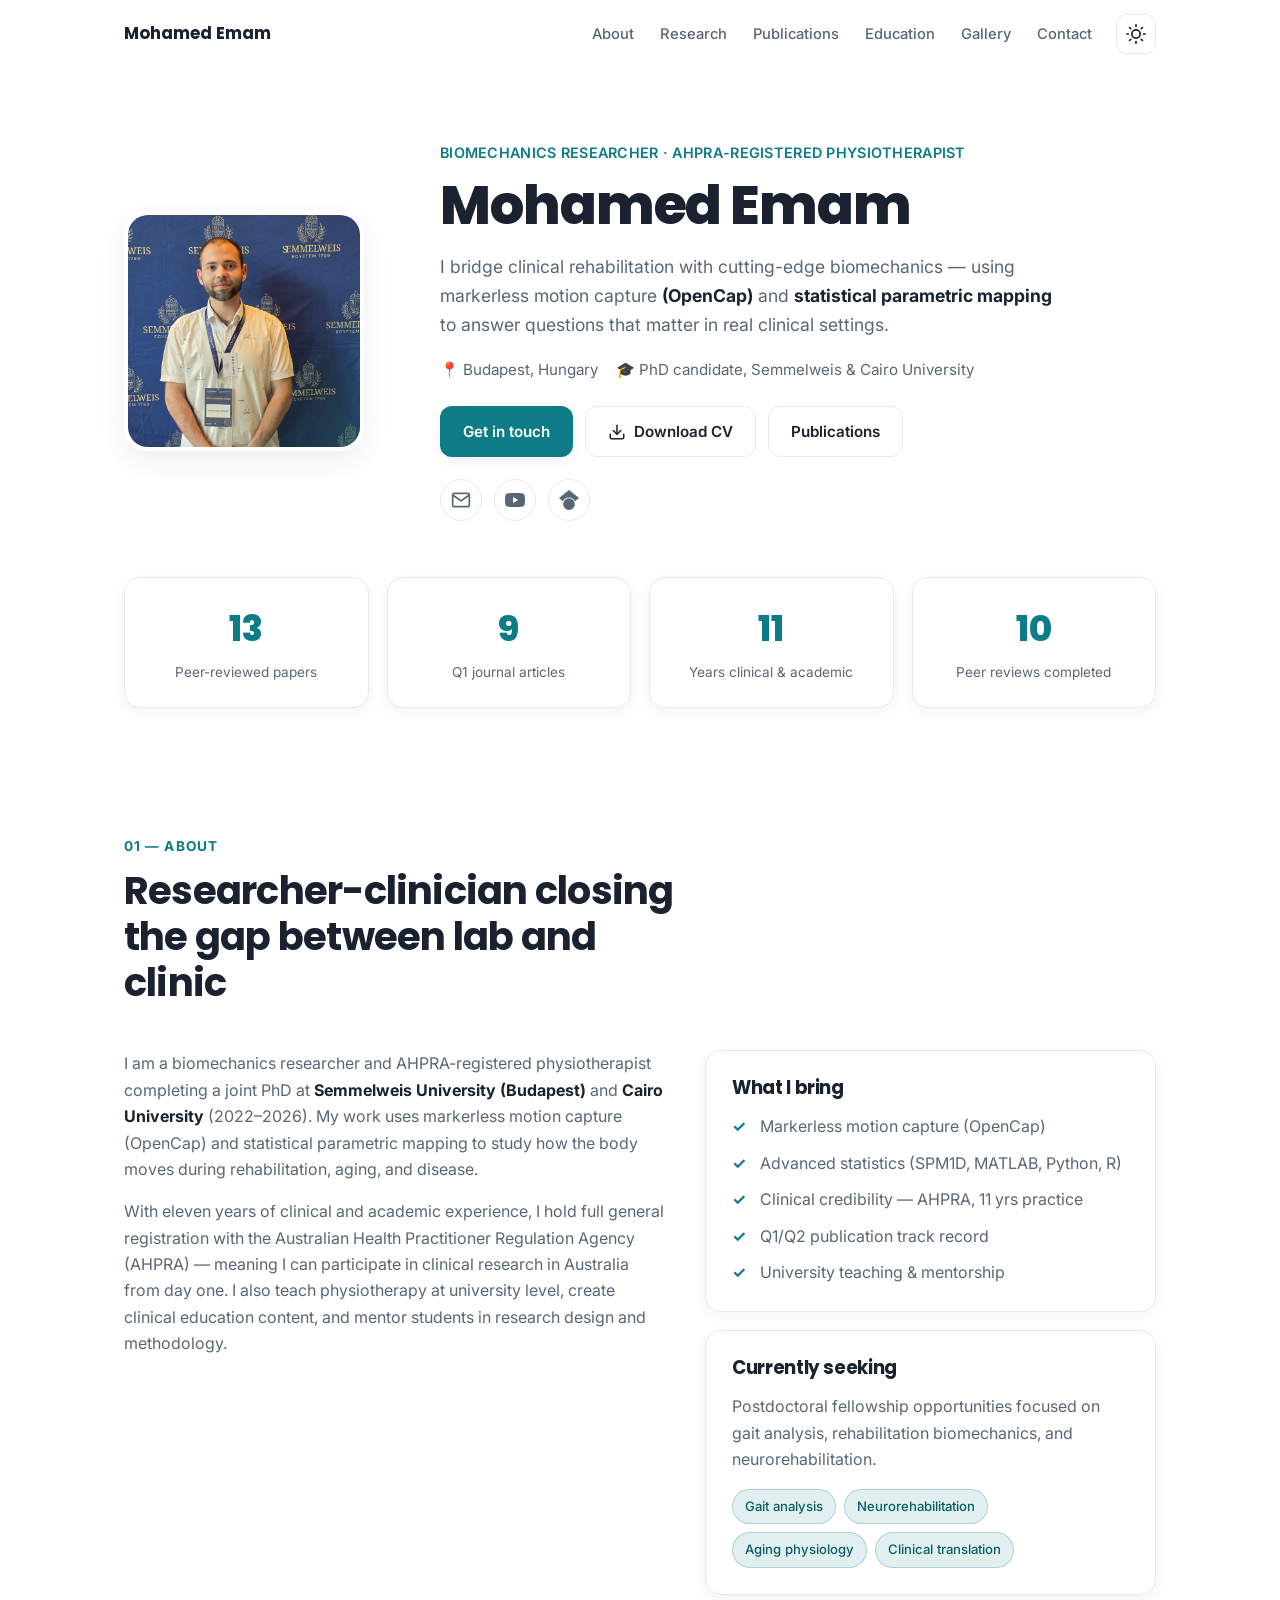
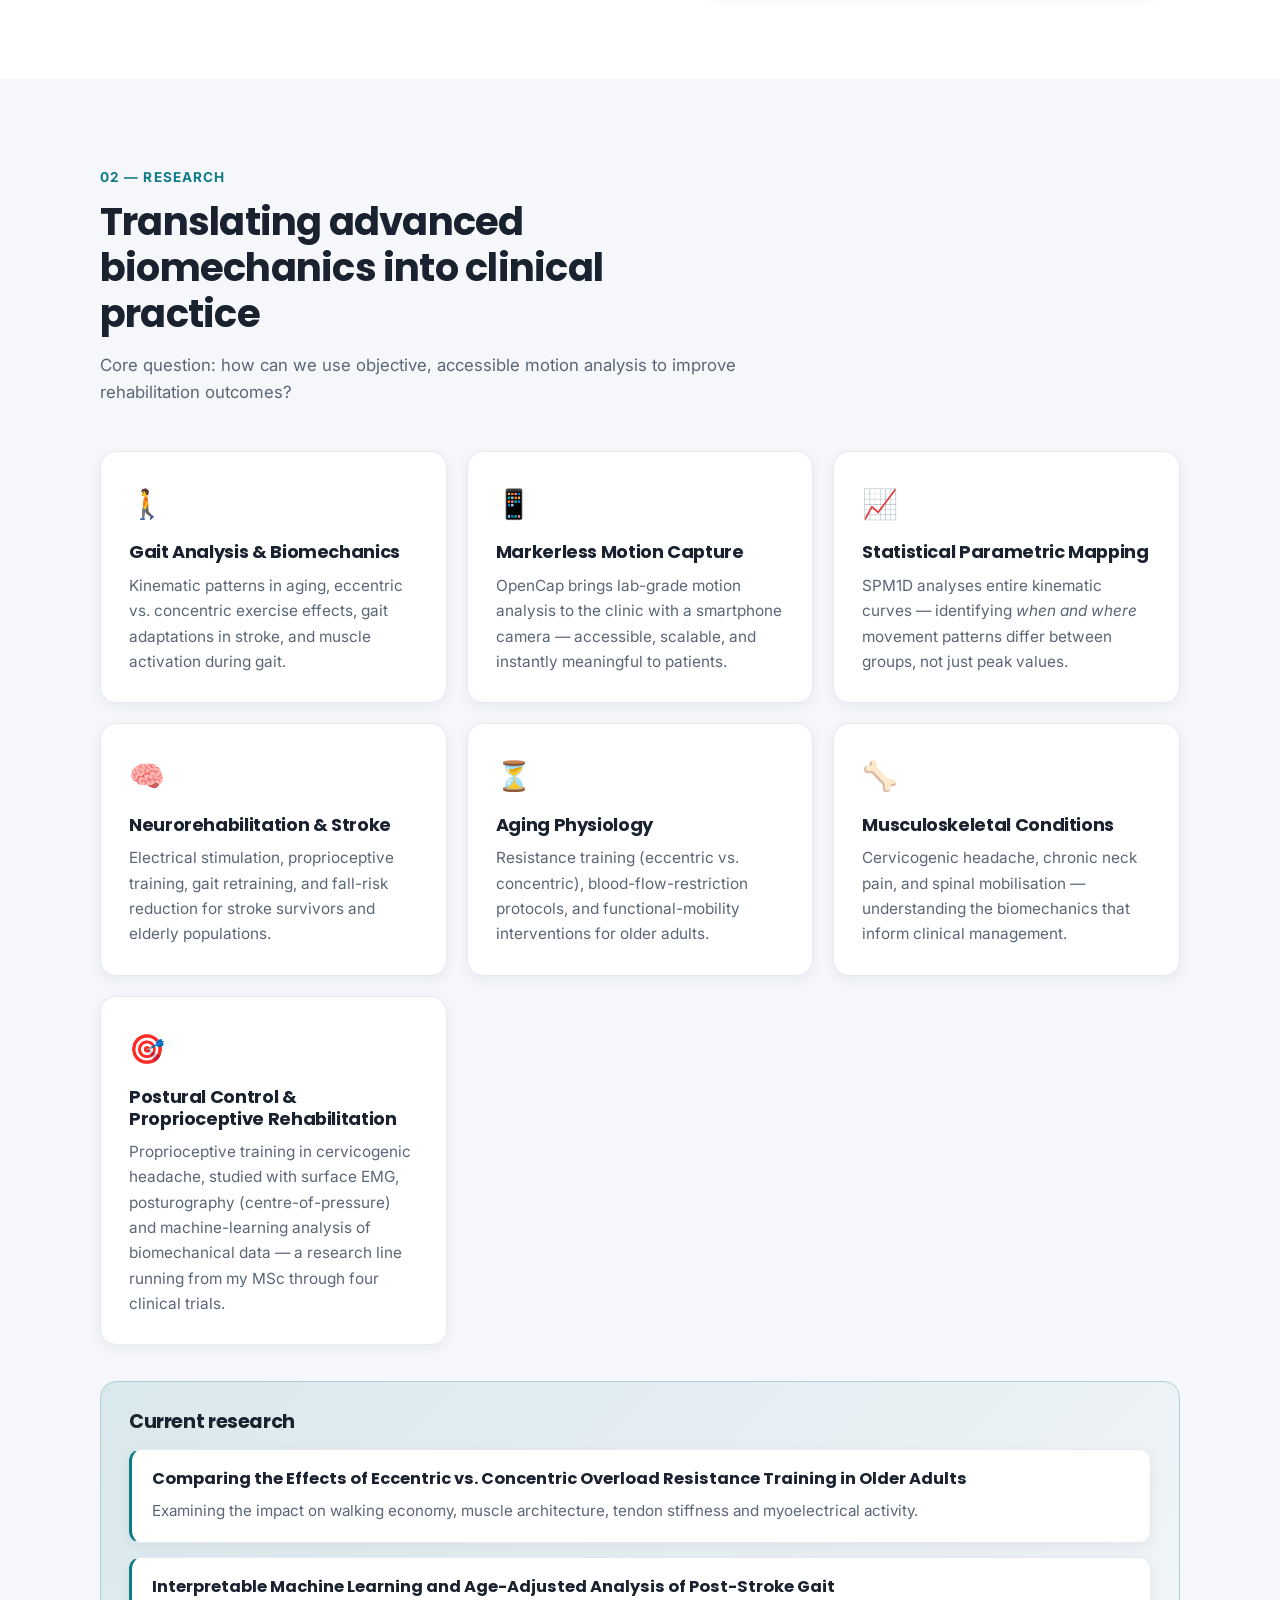
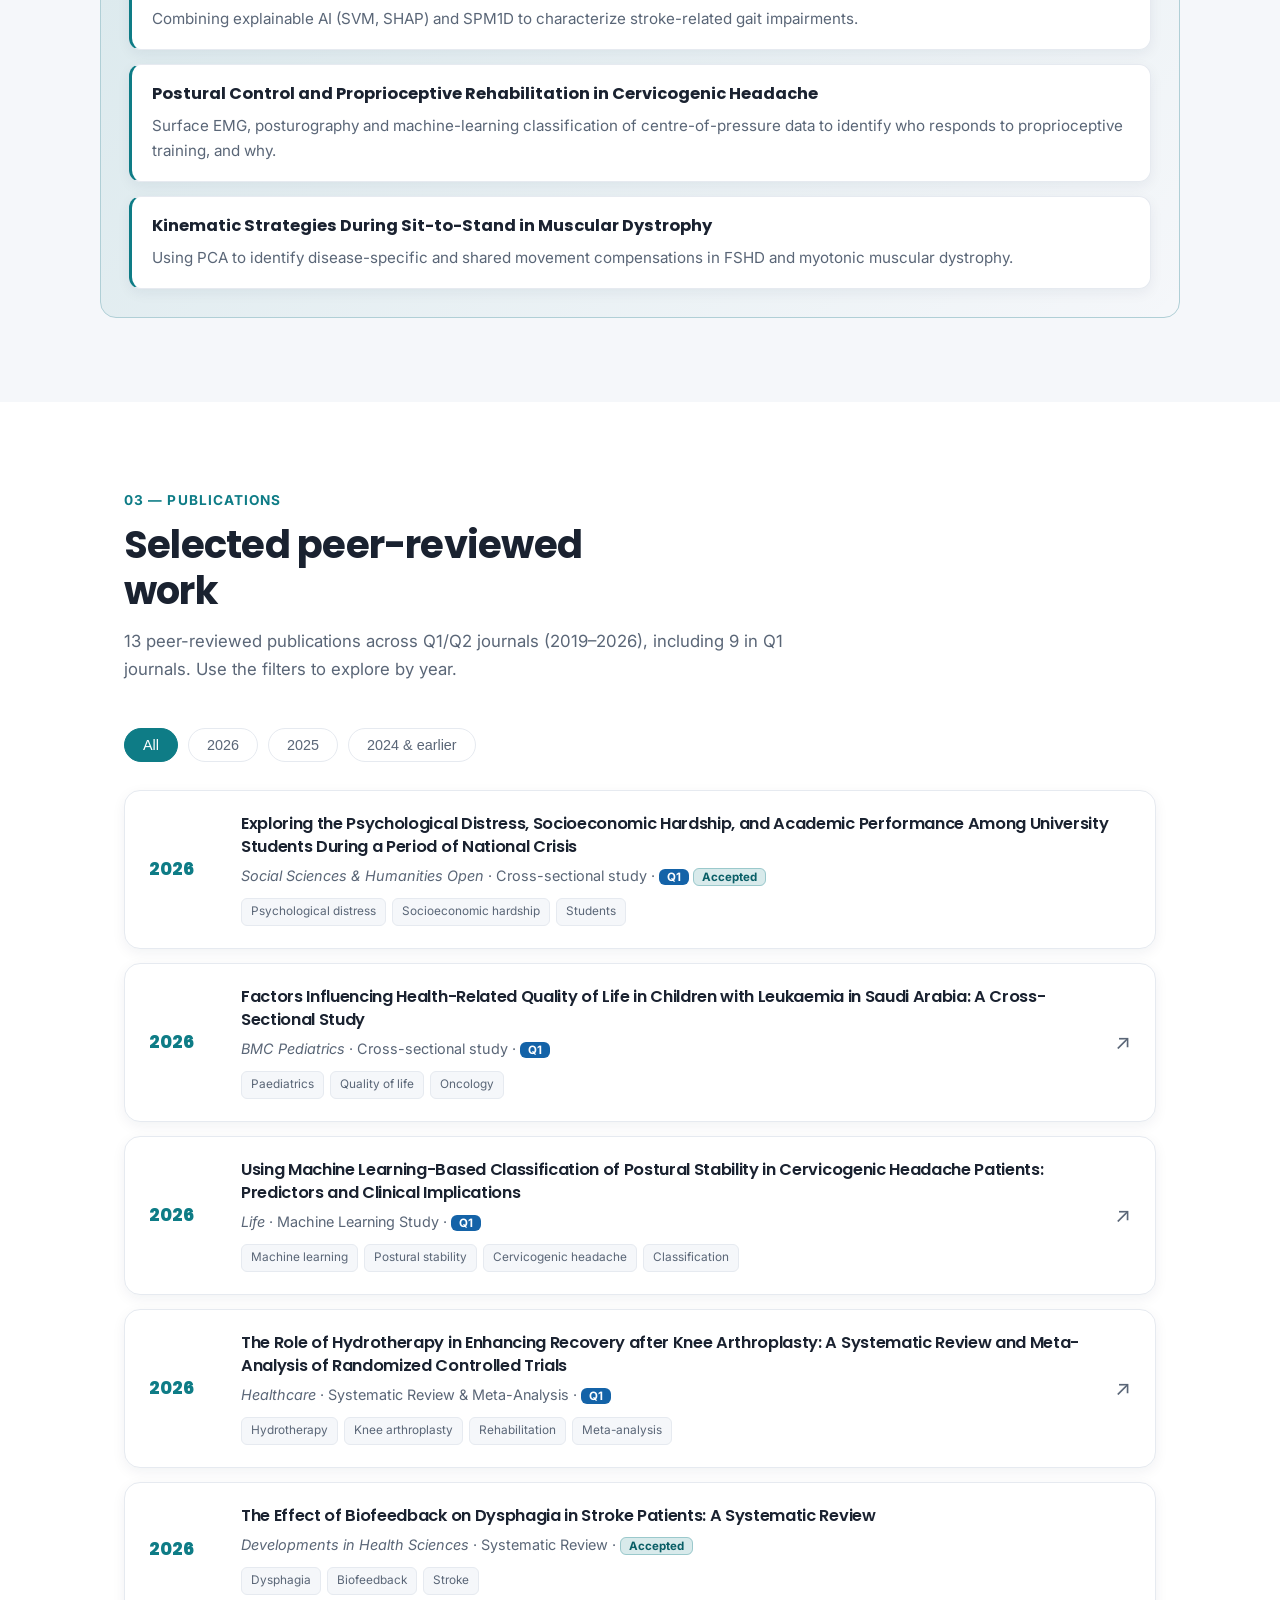
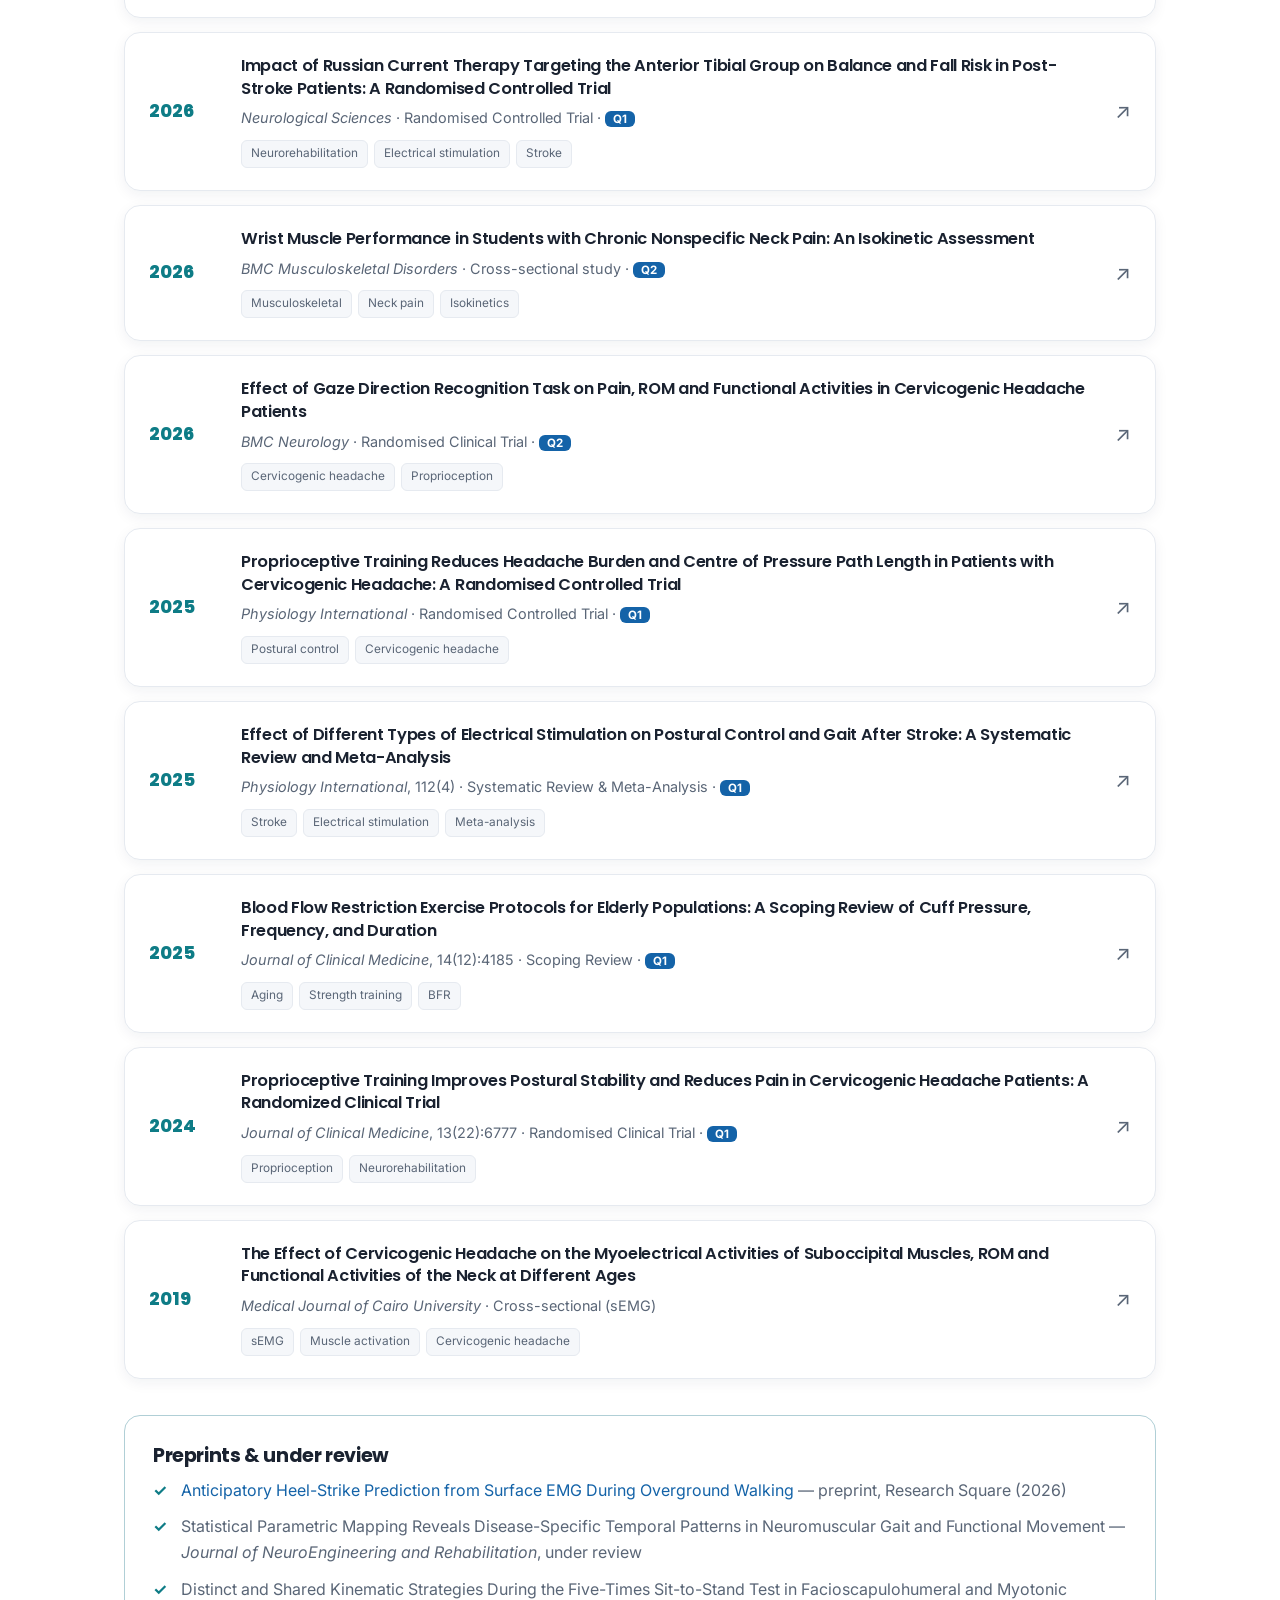
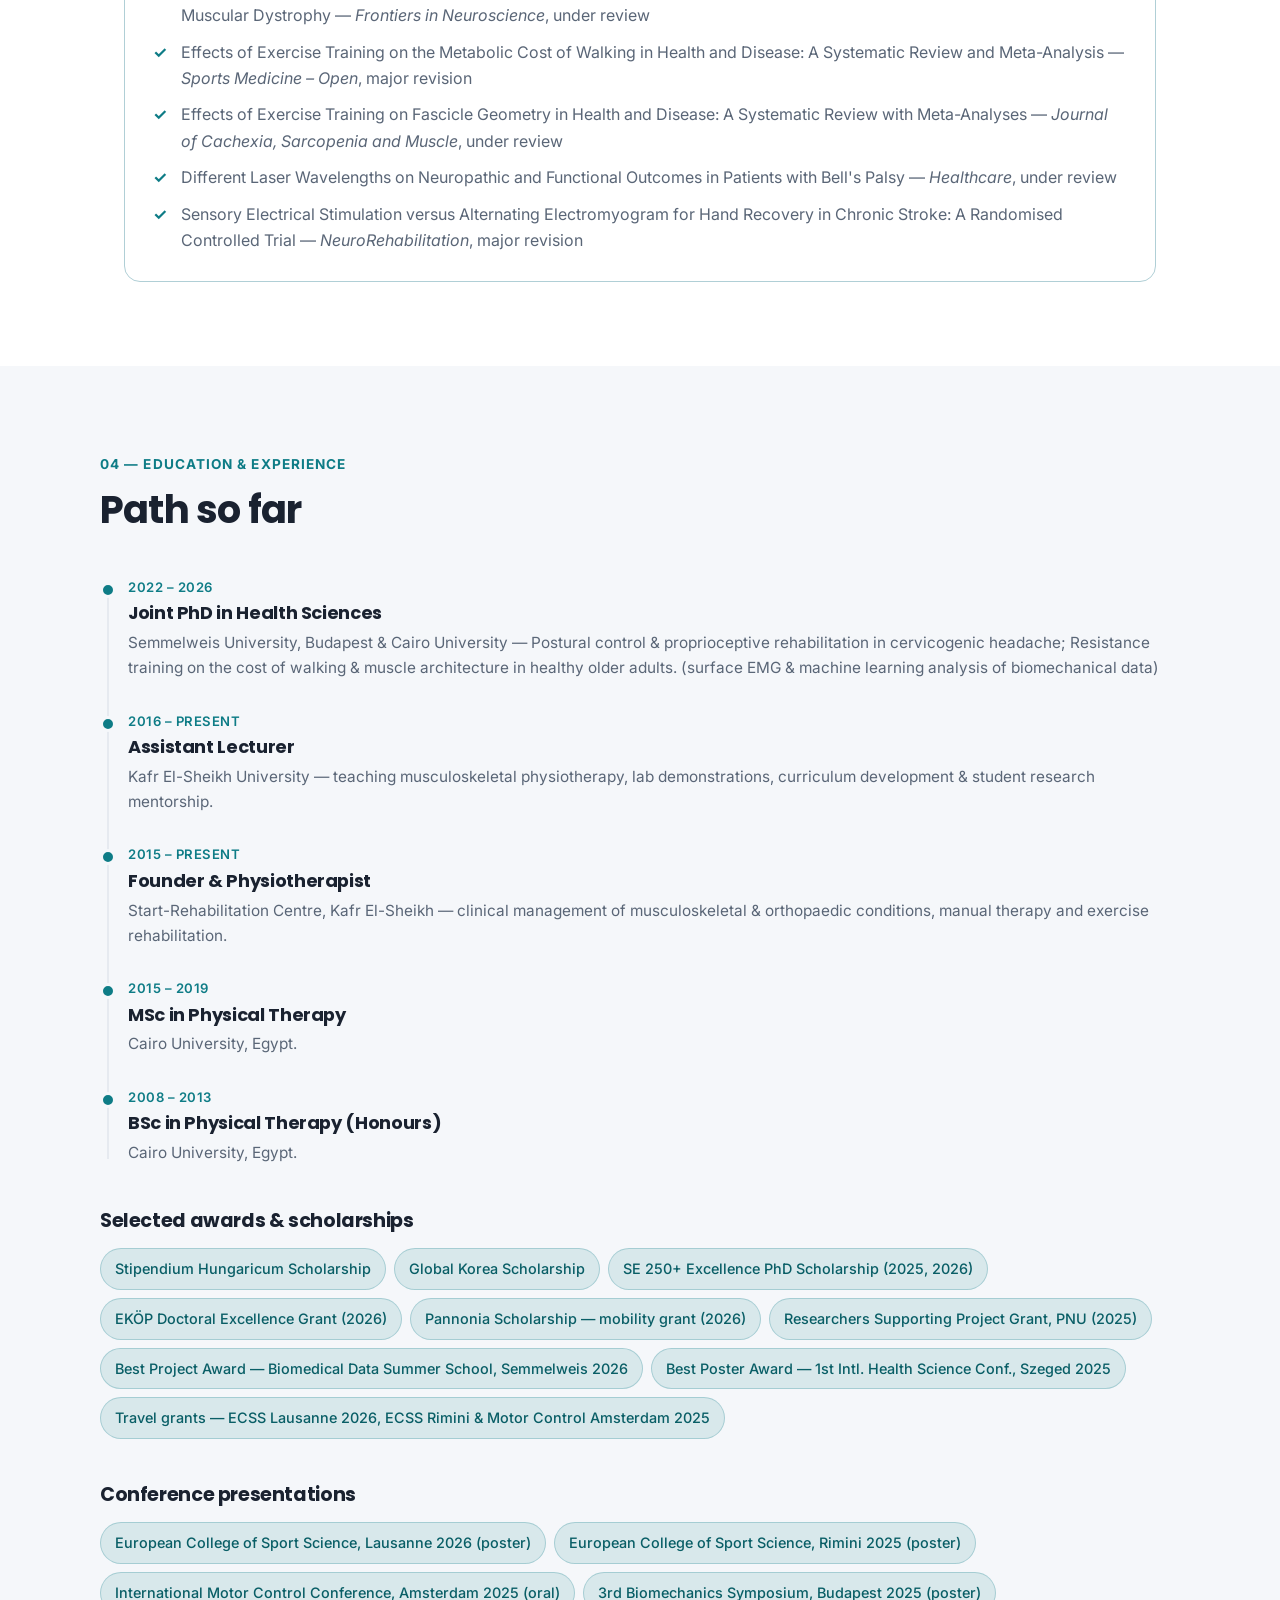
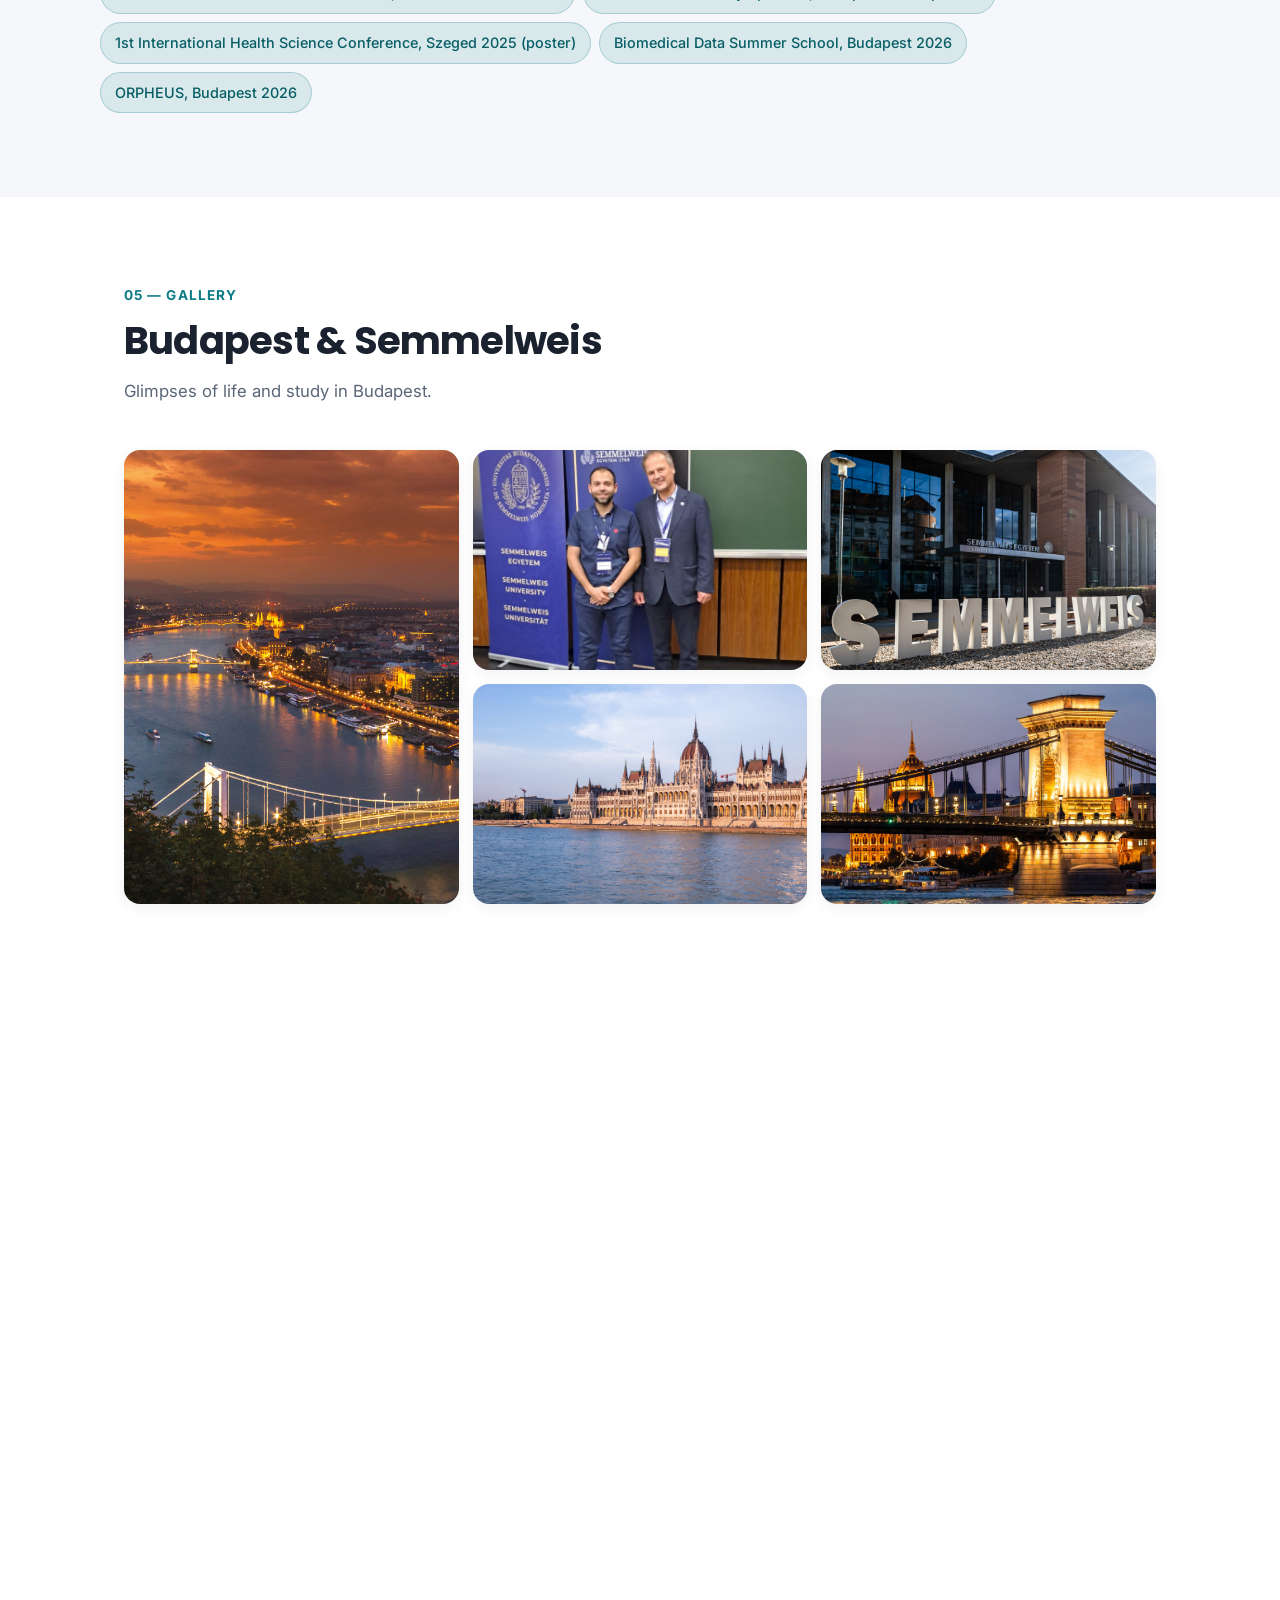
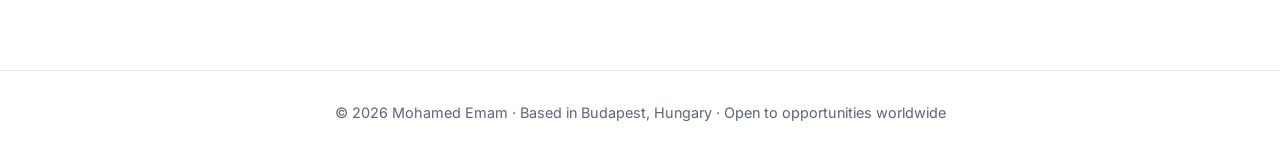
<file: index.html>
<!DOCTYPE html>
<html lang="en">
<head>
  <meta charset="UTF-8" />
  <meta name="viewport" content="width=device-width, initial-scale=1.0" />
  <title>Mohamed Emam — Biomechanics Researcher &amp; Physiotherapist</title>
  <meta name="description" content="Mohamed Emam — biomechanics researcher and AHPRA-registered physiotherapist. PhD candidate at Semmelweis University &amp; Cairo University. Gait analysis, markerless motion capture (OpenCap), SPM1D, neurorehabilitation." />
  <meta name="author" content="Mohamed Emam" />

  <!-- Open Graph -->
  <meta property="og:title" content="Mohamed Emam — Biomechanics Researcher &amp; Physiotherapist" />
  <meta property="og:description" content="Gait analysis, markerless motion capture (OpenCap), statistical parametric mapping, and neurorehabilitation research." />
  <meta property="og:type" content="website" />
  <meta property="og:image" content="images/profile.jpg" />

  <link rel="icon" href="data:image/svg+xml,<svg xmlns='http://www.w3.org/2000/svg' viewBox='0 0 100 100'><text y='.9em' font-size='90'>🦿</text></svg>" />
  <link rel="preconnect" href="https://fonts.googleapis.com" />
  <link rel="preconnect" href="https://fonts.gstatic.com" crossorigin />
  <link href="https://fonts.googleapis.com/css2?family=Inter:wght@400;500;600;700;800&family=Poppins:wght@500;600;700;800&display=swap" rel="stylesheet" />
  <link rel="stylesheet" href="assets/css/style.css" />
</head>
<body>
  <!-- ===== Navbar ===== -->
  <header class="nav" id="nav">
    <div class="nav__inner">
      <a href="#home" class="nav__brand">Mohamed&nbsp;Emam</a>

      <nav class="nav__links" id="navLinks">
        <a href="#about">About</a>
        <a href="#research">Research</a>
        <a href="#publications">Publications</a>
        <a href="#education">Education</a>
        <a href="#gallery">Gallery</a>
        <a href="#contact">Contact</a>
      </nav>

      <div class="nav__actions">
        <button class="icon-btn" id="themeToggle" aria-label="Toggle theme" title="Toggle light / dark">
          <svg class="icon-sun" viewBox="0 0 24 24" width="20" height="20" fill="none" stroke="currentColor" stroke-width="2" stroke-linecap="round" stroke-linejoin="round"><circle cx="12" cy="12" r="5"/><line x1="12" y1="1" x2="12" y2="3"/><line x1="12" y1="21" x2="12" y2="23"/><line x1="4.22" y1="4.22" x2="5.64" y2="5.64"/><line x1="18.36" y1="18.36" x2="19.78" y2="19.78"/><line x1="1" y1="12" x2="3" y2="12"/><line x1="21" y1="12" x2="23" y2="12"/><line x1="4.22" y1="19.78" x2="5.64" y2="18.36"/><line x1="18.36" y1="5.64" x2="19.78" y2="4.22"/></svg>
          <svg class="icon-moon" viewBox="0 0 24 24" width="20" height="20" fill="none" stroke="currentColor" stroke-width="2" stroke-linecap="round" stroke-linejoin="round"><path d="M21 12.79A9 9 0 1 1 11.21 3 7 7 0 0 0 21 12.79z"/></svg>
        </button>
        <button class="icon-btn nav__burger" id="burger" aria-label="Open menu">
          <svg viewBox="0 0 24 24" width="22" height="22" fill="none" stroke="currentColor" stroke-width="2" stroke-linecap="round"><line x1="3" y1="6" x2="21" y2="6"/><line x1="3" y1="12" x2="21" y2="12"/><line x1="3" y1="18" x2="21" y2="18"/></svg>
        </button>
      </div>
    </div>
  </header>

  <main>
    <!-- ===== Hero ===== -->
    <section class="hero" id="home">
      <div class="hero__inner">
        <div class="hero__photo">
          <img src="images/profile.jpg" alt="Mohamed Emam" loading="eager" />
        </div>
        <div class="hero__text">
          <p class="hero__eyebrow">Biomechanics Researcher · AHPRA-Registered Physiotherapist</p>
          <h1 class="hero__name">Mohamed Emam</h1>
          <p class="hero__tagline">
            I bridge clinical rehabilitation with cutting-edge biomechanics — using
            markerless motion capture <strong>(OpenCap)</strong> and
            <strong>statistical parametric mapping</strong> to answer questions
            that matter in real clinical settings.
          </p>
          <div class="hero__meta">
            <span>📍 Budapest, Hungary</span>
            <span>🎓 PhD candidate, Semmelweis &amp; Cairo University</span>
          </div>
          <div class="hero__cta">
            <a class="btn btn--primary" href="#contact">Get in touch</a>
            <a class="btn btn--ghost" href="cv.pdf" download="Mohamed-Emam-CV.pdf">
              <svg viewBox="0 0 24 24" width="18" height="18" fill="none" stroke="currentColor" stroke-width="2" stroke-linecap="round" stroke-linejoin="round"><path d="M21 15v4a2 2 0 0 1-2 2H5a2 2 0 0 1-2-2v-4"/><polyline points="7 10 12 15 17 10"/><line x1="12" y1="15" x2="12" y2="3"/></svg>
              Download CV
            </a>
            <a class="btn btn--ghost" href="#publications">Publications</a>
          </div>
          <div class="hero__socials">
            <a href="mailto:abdelaziz.mohamed@phd.semmelweis.hu" title="Email" aria-label="Email">
              <svg viewBox="0 0 24 24" width="20" height="20" fill="none" stroke="currentColor" stroke-width="2" stroke-linecap="round" stroke-linejoin="round"><path d="M4 4h16c1.1 0 2 .9 2 2v12c0 1.1-.9 2-2 2H4c-1.1 0-2-.9-2-2V6c0-1.1.9-2 2-2z"/><polyline points="22,6 12,13 2,6"/></svg>
            </a>
            <a href="https://www.youtube.com/channel/UCTViiDblWLraRUdb6qAMKog" target="_blank" rel="noopener" title="YouTube" aria-label="YouTube">
              <svg viewBox="0 0 24 24" width="20" height="20" fill="currentColor"><path d="M23.5 6.2a3 3 0 0 0-2.1-2.1C19.5 3.5 12 3.5 12 3.5s-7.5 0-9.4.6A3 3 0 0 0 .5 6.2 31 31 0 0 0 0 12a31 31 0 0 0 .5 5.8 3 3 0 0 0 2.1 2.1c1.9.6 9.4.6 9.4.6s7.5 0 9.4-.6a3 3 0 0 0 2.1-2.1A31 31 0 0 0 24 12a31 31 0 0 0-.5-5.8zM9.6 15.6V8.4l6.2 3.6-6.2 3.6z"/></svg>
            </a>
            <a href="https://scholar.google.com/scholar?q=Mohamed+Emam+physiotherapy" target="_blank" rel="noopener" title="Google Scholar" aria-label="Google Scholar">
              <svg viewBox="0 0 24 24" width="20" height="20" fill="currentColor"><path d="M12 24a7 7 0 1 1 0-14 7 7 0 0 1 0 14zm0-24L0 9.5l4.838 3.94A8 8 0 0 1 12 9a8 8 0 0 1 7.162 4.44L24 9.5z"/></svg>
            </a>
          </div>
        </div>
      </div>

      <!-- quick stats -->
      <div class="stats">
        <div class="stat"><span class="stat__num">13</span><span class="stat__label">Peer-reviewed papers</span></div>
        <div class="stat"><span class="stat__num">9</span><span class="stat__label">Q1 journal articles</span></div>
        <div class="stat"><span class="stat__num">11</span><span class="stat__label">Years clinical &amp; academic</span></div>
        <div class="stat"><span class="stat__num">10</span><span class="stat__label">Peer reviews completed</span></div>
      </div>
    </section>

    <!-- ===== About ===== -->
    <section class="section" id="about">
      <div class="section__head">
        <span class="section__kicker">01 — About</span>
        <h2>Researcher-clinician closing the gap between lab and clinic</h2>
      </div>
      <div class="about">
        <div class="about__lead">
          <p>
            I am a biomechanics researcher and AHPRA-registered physiotherapist completing a
            joint PhD at <strong>Semmelweis University (Budapest)</strong> and
            <strong>Cairo University</strong> (2022–2026). My work uses markerless motion capture (OpenCap)
            and statistical parametric mapping to study how the body moves during
            rehabilitation, aging, and disease.
          </p>
          <p>
            With eleven years of clinical and academic experience, I hold full general
            registration with the Australian Health Practitioner Regulation Agency
            (AHPRA) — meaning I can participate in clinical research in Australia from
            day one. I also teach physiotherapy at university level, create clinical
            education content, and mentor students in research design and methodology.
          </p>
        </div>
        <div class="about__cards">
          <div class="card">
            <h3>What I bring</h3>
            <ul class="ticks">
              <li>Markerless motion capture (OpenCap)</li>
              <li>Advanced statistics (SPM1D, MATLAB, Python, R)</li>
              <li>Clinical credibility — AHPRA, 11 yrs practice</li>
              <li>Q1/Q2 publication track record</li>
              <li>University teaching &amp; mentorship</li>
            </ul>
          </div>
          <div class="card">
            <h3>Currently seeking</h3>
            <p>Postdoctoral fellowship opportunities focused on gait analysis, rehabilitation biomechanics, and neurorehabilitation.</p>
            <div class="chips">
              <span class="chip">Gait analysis</span>
              <span class="chip">Neurorehabilitation</span>
              <span class="chip">Aging physiology</span>
              <span class="chip">Clinical translation</span>
            </div>
          </div>
        </div>
      </div>
    </section>

    <!-- ===== Research ===== -->
    <section class="section section--alt" id="research">
      <div class="section__head">
        <span class="section__kicker">02 — Research</span>
        <h2>Translating advanced biomechanics into clinical practice</h2>
        <p class="section__intro">Core question: how can we use objective, accessible motion analysis to improve rehabilitation outcomes?</p>
      </div>
      <div class="grid grid--3">
        <article class="feature">
          <div class="feature__icon">🚶</div>
          <h3>Gait Analysis &amp; Biomechanics</h3>
          <p>Kinematic patterns in aging, eccentric vs. concentric exercise effects, gait adaptations in stroke, and muscle activation during gait.</p>
        </article>
        <article class="feature">
          <div class="feature__icon">📱</div>
          <h3>Markerless Motion Capture</h3>
          <p>OpenCap brings lab-grade motion analysis to the clinic with a smartphone camera — accessible, scalable, and instantly meaningful to patients.</p>
        </article>
        <article class="feature">
          <div class="feature__icon">📈</div>
          <h3>Statistical Parametric Mapping</h3>
          <p>SPM1D analyses entire kinematic curves — identifying <em>when and where</em> movement patterns differ between groups, not just peak values.</p>
        </article>
        <article class="feature">
          <div class="feature__icon">🧠</div>
          <h3>Neurorehabilitation &amp; Stroke</h3>
          <p>Electrical stimulation, proprioceptive training, gait retraining, and fall-risk reduction for stroke survivors and elderly populations.</p>
        </article>
        <article class="feature">
          <div class="feature__icon">⏳</div>
          <h3>Aging Physiology</h3>
          <p>Resistance training (eccentric vs. concentric), blood-flow-restriction protocols, and functional-mobility interventions for older adults.</p>
        </article>
        <article class="feature">
          <div class="feature__icon">🦴</div>
          <h3>Musculoskeletal Conditions</h3>
          <p>Cervicogenic headache, chronic neck pain, and spinal mobilisation — understanding the biomechanics that inform clinical management.</p>
        </article>
        <article class="feature">
          <div class="feature__icon">🎯</div>
          <h3>Postural Control &amp; Proprioceptive Rehabilitation</h3>
          <p>Proprioceptive training in cervicogenic headache, studied with surface EMG, posturography (centre-of-pressure) and machine-learning analysis of biomechanical data — a research line running from my MSc through four clinical trials.</p>
        </article>
      </div>

      <div class="callout">
        <h3>Current research</h3>
        <div class="projects">
          <div class="project">
            <h4>Comparing the Effects of Eccentric vs. Concentric Overload Resistance Training in Older Adults</h4>
            <p>Examining the impact on walking economy, muscle architecture, tendon stiffness and myoelectrical activity.</p>
          </div>
          <div class="project">
            <h4>Interpretable Machine Learning and Age-Adjusted Analysis of Post-Stroke Gait</h4>
            <p>Combining explainable AI (SVM, SHAP) and SPM1D to characterize stroke-related gait impairments.</p>
          </div>
          <div class="project">
            <h4>Postural Control and Proprioceptive Rehabilitation in Cervicogenic Headache</h4>
            <p>Surface EMG, posturography and machine-learning classification of centre-of-pressure data to identify who responds to proprioceptive training, and why.</p>
          </div>
          <div class="project">
            <h4>Kinematic Strategies During Sit-to-Stand in Muscular Dystrophy</h4>
            <p>Using PCA to identify disease-specific and shared movement compensations in FSHD and myotonic muscular dystrophy.</p>
          </div>
        </div>
      </div>
    </section>

    <!-- ===== Publications ===== -->
    <section class="section" id="publications">
      <div class="section__head">
        <span class="section__kicker">03 — Publications</span>
        <h2>Selected peer-reviewed work</h2>
        <p class="section__intro">13 peer-reviewed publications across Q1/Q2 journals (2019–2026), including 9 in Q1 journals. Use the filters to explore by year.</p>
      </div>

      <div class="filters" id="pubFilters">
        <button class="filter is-active" data-filter="all">All</button>
        <button class="filter" data-filter="2026">2026</button>
        <button class="filter" data-filter="2025">2025</button>
        <button class="filter" data-filter="2024">2024 &amp; earlier</button>
      </div>

      <div class="pubs" id="pubList">
        <div class="pub" data-year="2026">
          <div class="pub__year">2026</div>
          <div class="pub__body">
            <h3>Exploring the Psychological Distress, Socioeconomic Hardship, and Academic Performance Among University Students During a Period of National Crisis</h3>
            <p class="pub__venue"><em>Social Sciences &amp; Humanities Open</em> · Cross-sectional study · <span class="badge">Q1</span> <span class="badge badge--soft">Accepted</span></p>
            <div class="tags"><span>Psychological distress</span><span>Socioeconomic hardship</span><span>Students</span></div>
          </div>
        </div>

        <a class="pub" data-year="2026" href="https://link.springer.com/article/10.1186/s12887-026-07466-2" target="_blank" rel="noopener">
          <div class="pub__year">2026</div>
          <div class="pub__body">
            <h3>Factors Influencing Health-Related Quality of Life in Children with Leukaemia in Saudi Arabia: A Cross-Sectional Study</h3>
            <p class="pub__venue"><em>BMC Pediatrics</em> · Cross-sectional study · <span class="badge">Q1</span></p>
            <div class="tags"><span>Paediatrics</span><span>Quality of life</span><span>Oncology</span></div>
          </div>
          <span class="pub__arrow">↗</span>
        </a>

        <a class="pub" data-year="2026" href="https://www.mdpi.com/2075-1729/16/7/1061" target="_blank" rel="noopener">
          <div class="pub__year">2026</div>
          <div class="pub__body">
            <h3>Using Machine Learning-Based Classification of Postural Stability in Cervicogenic Headache Patients: Predictors and Clinical Implications</h3>
            <p class="pub__venue"><em>Life</em> · Machine Learning Study · <span class="badge">Q1</span></p>
            <div class="tags"><span>Machine learning</span><span>Postural stability</span><span>Cervicogenic headache</span><span>Classification</span></div>
          </div>
          <span class="pub__arrow">↗</span>
        </a>

        <a class="pub" data-year="2026" href="https://www.mdpi.com/2227-9032/14/13/2005" target="_blank" rel="noopener">
          <div class="pub__year">2026</div>
          <div class="pub__body">
            <h3>The Role of Hydrotherapy in Enhancing Recovery after Knee Arthroplasty: A Systematic Review and Meta-Analysis of Randomized Controlled Trials</h3>
            <p class="pub__venue"><em>Healthcare</em> · Systematic Review &amp; Meta-Analysis · <span class="badge">Q1</span></p>
            <div class="tags"><span>Hydrotherapy</span><span>Knee arthroplasty</span><span>Rehabilitation</span><span>Meta-analysis</span></div>
          </div>
          <span class="pub__arrow">↗</span>
        </a>

        <div class="pub" data-year="2026">
          <div class="pub__year">2026</div>
          <div class="pub__body">
            <h3>The Effect of Biofeedback on Dysphagia in Stroke Patients: A Systematic Review</h3>
            <p class="pub__venue"><em>Developments in Health Sciences</em> · Systematic Review · <span class="badge badge--soft">Accepted</span></p>
            <div class="tags"><span>Dysphagia</span><span>Biofeedback</span><span>Stroke</span></div>
          </div>
        </div>

        <a class="pub" data-year="2026" href="https://link.springer.com/article/10.1007/s10072-026-08959-9" target="_blank" rel="noopener">
          <div class="pub__year">2026</div>
          <div class="pub__body">
            <h3>Impact of Russian Current Therapy Targeting the Anterior Tibial Group on Balance and Fall Risk in Post-Stroke Patients: A Randomised Controlled Trial</h3>
            <p class="pub__venue"><em>Neurological Sciences</em> · Randomised Controlled Trial · <span class="badge">Q1</span></p>
            <div class="tags"><span>Neurorehabilitation</span><span>Electrical stimulation</span><span>Stroke</span></div>
          </div>
          <span class="pub__arrow">↗</span>
        </a>

        <a class="pub" data-year="2026" href="https://link.springer.com/article/10.1186/s12891-026-09730-z" target="_blank" rel="noopener">
          <div class="pub__year">2026</div>
          <div class="pub__body">
            <h3>Wrist Muscle Performance in Students with Chronic Nonspecific Neck Pain: An Isokinetic Assessment</h3>
            <p class="pub__venue"><em>BMC Musculoskeletal Disorders</em> · Cross-sectional study · <span class="badge">Q2</span></p>
            <div class="tags"><span>Musculoskeletal</span><span>Neck pain</span><span>Isokinetics</span></div>
          </div>
          <span class="pub__arrow">↗</span>
        </a>

        <a class="pub" data-year="2026" href="https://link.springer.com/article/10.1186/s12883-025-04405-z" target="_blank" rel="noopener">
          <div class="pub__year">2026</div>
          <div class="pub__body">
            <h3>Effect of Gaze Direction Recognition Task on Pain, ROM and Functional Activities in Cervicogenic Headache Patients</h3>
            <p class="pub__venue"><em>BMC Neurology</em> · Randomised Clinical Trial · <span class="badge">Q2</span></p>
            <div class="tags"><span>Cervicogenic headache</span><span>Proprioception</span></div>
          </div>
          <span class="pub__arrow">↗</span>
        </a>

        <a class="pub" data-year="2025" href="https://akjournals.com/view/journals/2060/aop/article-10.1556-2060.2026.00769/article-10.1556-2060.2026.00769.xml" target="_blank" rel="noopener">
          <div class="pub__year">2025</div>
          <div class="pub__body">
            <h3>Proprioceptive Training Reduces Headache Burden and Centre of Pressure Path Length in Patients with Cervicogenic Headache: A Randomised Controlled Trial</h3>
            <p class="pub__venue"><em>Physiology International</em> · Randomised Controlled Trial · <span class="badge">Q1</span></p>
            <div class="tags"><span>Postural control</span><span>Cervicogenic headache</span></div>
          </div>
          <span class="pub__arrow">↗</span>
        </a>

        <a class="pub" data-year="2025" href="https://akjournals.com/view/journals/2060/112/4/article-p393.xml" target="_blank" rel="noopener">
          <div class="pub__year">2025</div>
          <div class="pub__body">
            <h3>Effect of Different Types of Electrical Stimulation on Postural Control and Gait After Stroke: A Systematic Review and Meta-Analysis</h3>
            <p class="pub__venue"><em>Physiology International</em>, 112(4) · Systematic Review &amp; Meta-Analysis · <span class="badge">Q1</span></p>
            <div class="tags"><span>Stroke</span><span>Electrical stimulation</span><span>Meta-analysis</span></div>
          </div>
          <span class="pub__arrow">↗</span>
        </a>

        <a class="pub" data-year="2025" href="https://www.mdpi.com/2077-0383/14/12/4185" target="_blank" rel="noopener">
          <div class="pub__year">2025</div>
          <div class="pub__body">
            <h3>Blood Flow Restriction Exercise Protocols for Elderly Populations: A Scoping Review of Cuff Pressure, Frequency, and Duration</h3>
            <p class="pub__venue"><em>Journal of Clinical Medicine</em>, 14(12):4185 · Scoping Review · <span class="badge">Q1</span></p>
            <div class="tags"><span>Aging</span><span>Strength training</span><span>BFR</span></div>
          </div>
          <span class="pub__arrow">↗</span>
        </a>

        <a class="pub" data-year="2024" href="https://www.mdpi.com/2077-0383/13/22/6777" target="_blank" rel="noopener">
          <div class="pub__year">2024</div>
          <div class="pub__body">
            <h3>Proprioceptive Training Improves Postural Stability and Reduces Pain in Cervicogenic Headache Patients: A Randomized Clinical Trial</h3>
            <p class="pub__venue"><em>Journal of Clinical Medicine</em>, 13(22):6777 · Randomised Clinical Trial · <span class="badge">Q1</span></p>
            <div class="tags"><span>Proprioception</span><span>Neurorehabilitation</span></div>
          </div>
          <span class="pub__arrow">↗</span>
        </a>

        <a class="pub" data-year="2024" href="https://mjcu.journals.ekb.eg/article_52423.html" target="_blank" rel="noopener">
          <div class="pub__year">2019</div>
          <div class="pub__body">
            <h3>The Effect of Cervicogenic Headache on the Myoelectrical Activities of Suboccipital Muscles, ROM and Functional Activities of the Neck at Different Ages</h3>
            <p class="pub__venue"><em>Medical Journal of Cairo University</em> · Cross-sectional (sEMG)</p>
            <div class="tags"><span>sEMG</span><span>Muscle activation</span><span>Cervicogenic headache</span></div>
          </div>
          <span class="pub__arrow">↗</span>
        </a>
      </div>

      <div class="callout callout--soft">
        <h3>Preprints &amp; under review</h3>
        <ul class="ticks">
          <li><a href="https://www.researchsquare.com/article/rs-9622553/v1" target="_blank" rel="noopener">Anticipatory Heel-Strike Prediction from Surface EMG During Overground Walking</a> — preprint, Research Square (2026)</li>
          <li>Statistical Parametric Mapping Reveals Disease-Specific Temporal Patterns in Neuromuscular Gait and Functional Movement — <em>Journal of NeuroEngineering and Rehabilitation</em>, under review</li>
          <li>Distinct and Shared Kinematic Strategies During the Five-Times Sit-to-Stand Test in Facioscapulohumeral and Myotonic Muscular Dystrophy — <em>Frontiers in Neuroscience</em>, under review</li>
          <li>Effects of Exercise Training on the Metabolic Cost of Walking in Health and Disease: A Systematic Review and Meta-Analysis — <em>Sports Medicine – Open</em>, major revision</li>
          <li>Effects of Exercise Training on Fascicle Geometry in Health and Disease: A Systematic Review with Meta-Analyses — <em>Journal of Cachexia, Sarcopenia and Muscle</em>, under review</li>
          <li>Different Laser Wavelengths on Neuropathic and Functional Outcomes in Patients with Bell's Palsy — <em>Healthcare</em>, under review</li>
          <li>Sensory Electrical Stimulation versus Alternating Electromyogram for Hand Recovery in Chronic Stroke: A Randomised Controlled Trial — <em>NeuroRehabilitation</em>, major revision</li>
        </ul>
      </div>
    </section>

    <!-- ===== Education / Timeline ===== -->
    <section class="section section--alt" id="education">
      <div class="section__head">
        <span class="section__kicker">04 — Education &amp; Experience</span>
        <h2>Path so far</h2>
      </div>
      <div class="timeline">
        <div class="tl">
          <div class="tl__dot"></div>
          <div class="tl__date">2022 – 2026</div>
          <h3>Joint PhD in Health Sciences</h3>
          <p>Semmelweis University, Budapest &amp; Cairo University — Postural control &amp; proprioceptive rehabilitation in cervicogenic headache; Resistance training on the cost of walking &amp; muscle architecture in healthy older adults. (surface EMG &amp; machine learning analysis of biomechanical data)</p>
        </div>
        <div class="tl">
          <div class="tl__dot"></div>
          <div class="tl__date">2016 – Present</div>
          <h3>Assistant Lecturer</h3>
          <p>Kafr El-Sheikh University — teaching musculoskeletal physiotherapy, lab demonstrations, curriculum development &amp; student research mentorship.</p>
        </div>
        <div class="tl">
          <div class="tl__dot"></div>
          <div class="tl__date">2015 – Present</div>
          <h3>Founder &amp; Physiotherapist</h3>
          <p>Start-Rehabilitation Centre, Kafr El-Sheikh — clinical management of musculoskeletal &amp; orthopaedic conditions, manual therapy and exercise rehabilitation.</p>
        </div>
        <div class="tl">
          <div class="tl__dot"></div>
          <div class="tl__date">2015 – 2019</div>
          <h3>MSc in Physical Therapy</h3>
          <p>Cairo University, Egypt.</p>
        </div>
        <div class="tl">
          <div class="tl__dot"></div>
          <div class="tl__date">2008 – 2013</div>
          <h3>BSc in Physical Therapy (Honours)</h3>
          <p>Cairo University, Egypt.</p>
        </div>
      </div>

      <div class="awards">
        <h3>Selected awards &amp; scholarships</h3>
        <div class="chips chips--lg">
          <span class="chip">Stipendium Hungaricum Scholarship</span>
          <span class="chip">Global Korea Scholarship</span>
          <span class="chip">SE 250+ Excellence PhD Scholarship (2025, 2026)</span>
          <span class="chip">EKÖP Doctoral Excellence Grant (2026)</span>
          <span class="chip">Pannonia Scholarship — mobility grant (2026)</span>
          <span class="chip">Researchers Supporting Project Grant, PNU (2025)</span>
          <span class="chip">Best Project Award — Biomedical Data Summer School, Semmelweis 2026</span>
          <span class="chip">Best Poster Award — 1st Intl. Health Science Conf., Szeged 2025</span>
          <span class="chip">Travel grants — ECSS Lausanne 2026, ECSS Rimini &amp; Motor Control Amsterdam 2025</span>
        </div>
      </div>

      <div class="awards">
        <h3>Conference presentations</h3>
        <div class="chips chips--lg">
          <span class="chip">European College of Sport Science, Lausanne 2026 (poster)</span>
          <span class="chip">European College of Sport Science, Rimini 2025 (poster)</span>
          <span class="chip">International Motor Control Conference, Amsterdam 2025 (oral)</span>
          <span class="chip">3rd Biomechanics Symposium, Budapest 2025 (poster)</span>
          <span class="chip">1st International Health Science Conference, Szeged 2025 (poster)</span>
          <span class="chip">Biomedical Data Summer School, Budapest 2026</span>
          <span class="chip">ORPHEUS, Budapest 2026</span>
        </div>
      </div>
    </section>

    <!-- ===== Gallery ===== -->
    <section class="section" id="gallery">
      <div class="section__head">
        <span class="section__kicker">05 — Gallery</span>
        <h2>Budapest &amp; Semmelweis</h2>
        <p class="section__intro">Glimpses of life and study in Budapest.</p>
      </div>
      <div class="gallery">
        <figure class="gallery__item"><img src="images/gallery/photo-1.jpg" alt="Budapest / Semmelweis" loading="lazy" /></figure>
        <figure class="gallery__item"><img src="images/gallery/photo-6.jpg" alt="Budapest / Semmelweis" loading="lazy" /></figure>
        <figure class="gallery__item"><img src="images/gallery/photo-3.jpg" alt="Budapest / Semmelweis" loading="lazy" /></figure>
        <figure class="gallery__item"><img src="images/gallery/photo-4.jpg" alt="Budapest / Semmelweis" loading="lazy" /></figure>
        <figure class="gallery__item"><img src="images/gallery/photo-5.jpg" alt="Budapest / Semmelweis" loading="lazy" /></figure>
      </div>
    </section>

    <!-- ===== Contact ===== -->
    <section class="section section--alt" id="contact">
      <div class="section__head">
        <span class="section__kicker">06 — Contact</span>
        <h2>Let's connect</h2>
        <p class="section__intro">Open to research collaboration, clinical translation, teaching partnerships, and postdoctoral fellowships worldwide.</p>
      </div>
      <div class="contact">
        <a class="contact__card" href="mailto:abdelaziz.mohamed@phd.semmelweis.hu">
          <span class="contact__icon">✉️</span>
          <span class="contact__label">Email</span>
          <span class="contact__val">abdelaziz.mohamed@phd.semmelweis.hu</span>
        </a>
        <a class="contact__card" href="tel:+36300946773">
          <span class="contact__icon">📱</span>
          <span class="contact__label">Phone</span>
          <span class="contact__val">+36 30 094 6773</span>
        </a>
        <a class="contact__card" href="https://www.youtube.com/channel/UCTViiDblWLraRUdb6qAMKog" target="_blank" rel="noopener">
          <span class="contact__icon">▶</span>
          <span class="contact__label">YouTube</span>
          <span class="contact__val">Educational channel</span>
        </a>
      </div>
      <div class="contact__save">
        <a class="btn btn--primary" href="contact/">
          <svg viewBox="0 0 24 24" width="18" height="18" fill="currentColor"><path d="M19 9h-4V3H9v6H5l7 7 7-7zM5 18v2h14v-2H5z"/></svg>
          Save my contact to your phone
        </a>
        <p class="contact__save-note">Opens a contact card — tap <strong>Save contact</strong> to add me to your address book (vCard).</p>
      </div>
    </section>
  </main>

  <footer class="footer">
    <p>© <span id="year"></span> Mohamed Emam · Based in Budapest, Hungary · Open to opportunities worldwide</p>
  </footer>

  <script src="assets/js/main.js"></script>
</body>
</html>
</file>
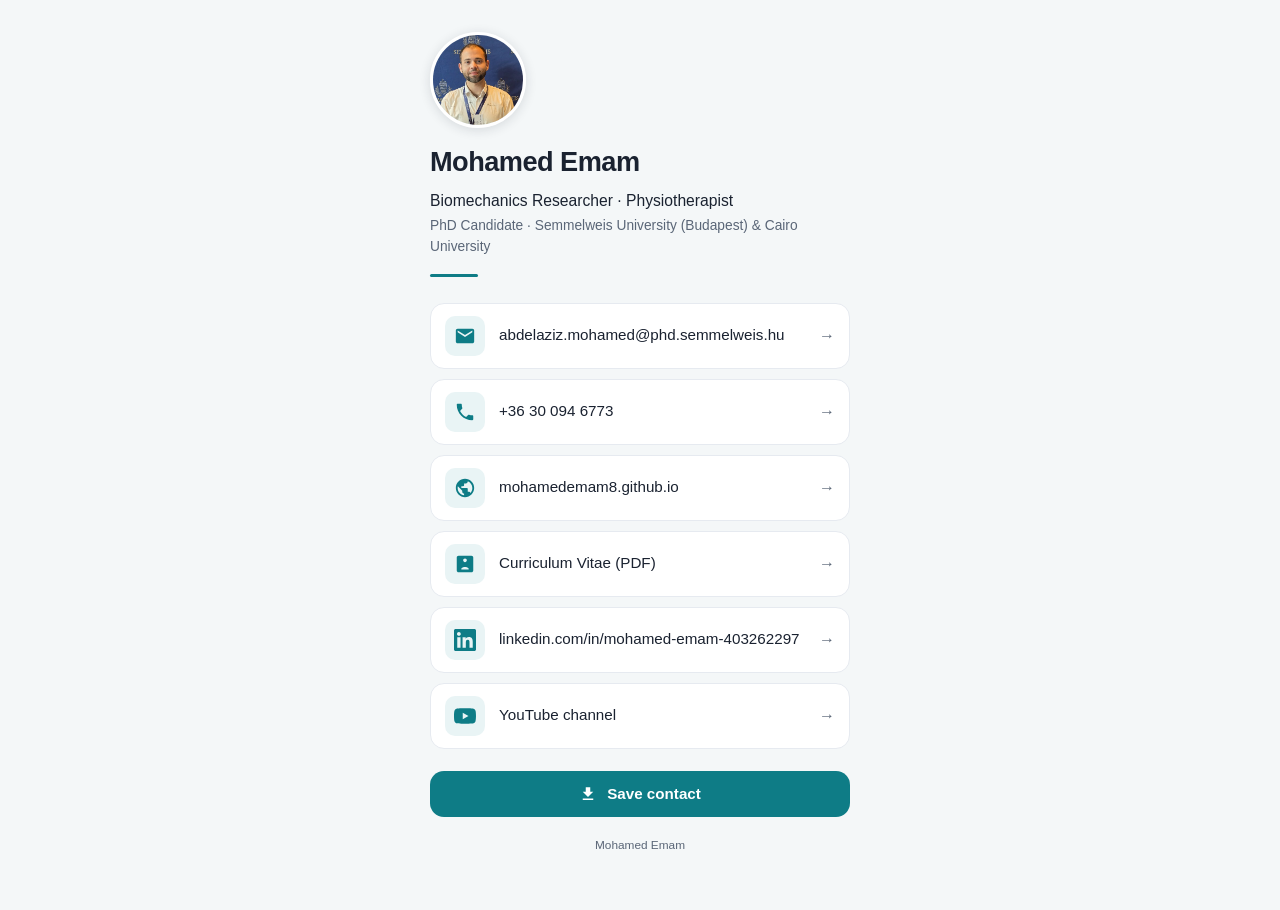
<file: contact/index.html>
<!doctype html>
<html lang="en">
<head>
<meta charset="utf-8">
<meta name="viewport" content="width=device-width, initial-scale=1">
<title>Contact Card</title>
<meta name="description" content="Save Mohamed Emam's contact details to your phone.">

<!-- ════════════════════════════════════════════════════════════════
     EDIT ONLY THIS BLOCK. Everything below renders from it.
     Delete any line you don't want (it just won't show).
     The "tag" picks the icon. Valid tags:
       EMAIL PHONE WEBSITE PAPER CV SCHOLAR ORCID
       GITHUB LINKEDIN TWITTER BLUESKY RESEARCHGATE YOUTUBE
════════════════════════════════════════════════════════════════ -->
<script>
const CARD = {
  photo:       "headshot.jpg",   // file in this folder; set "" to hide
  name:        "Mohamed Emam",
  title:       "Biomechanics Researcher · Physiotherapist",
  affiliation: "PhD Candidate · Semmelweis University (Budapest) & Cairo University",
  links: [
    { tag: "EMAIL",    label: "abdelaziz.mohamed@phd.semmelweis.hu", url: "mailto:abdelaziz.mohamed@phd.semmelweis.hu" },
    { tag: "PHONE",    label: "+36 30 094 6773",                     url: "tel:+36300946773" },
    { tag: "WEBSITE",  label: "mohamedemam8.github.io",              url: "https://mohamedemam8.github.io" },
    { tag: "CV",       label: "Curriculum Vitae (PDF)",              url: "https://mohamedemam8.github.io/cv.pdf" },
    { tag: "LINKEDIN", label: "linkedin.com/in/mohamed-emam-403262297", url: "https://www.linkedin.com/in/mohamed-emam-403262297/" },
    { tag: "YOUTUBE",  label: "YouTube channel",                     url: "https://www.youtube.com/channel/UCTViiDblWLraRUdb6qAMKog" },
  ],
  // For the "Save contact" button (vCard). Leave email/phone blank to skip.
  vcard: { email: "abdelaziz.mohamed@phd.semmelweis.hu", phone: "+36300946773" }
};
</script>
<!-- ════════════════════════════════════════════════════════════════ -->

<style>
  :root{
    --bg:#f4f7f8;
    --panel:#ffffff;
    --ink:#1a2230;
    --muted:#5a6677;
    --line:#e6eaf0;
    --accent:#0e7c86;       /* teal — matches the website */
    --accent-soft:#e9f4f5;
    --radius:14px;
  }
  *{box-sizing:border-box}
  html,body{margin:0}
  body{
    background:var(--bg);
    color:var(--ink);
    font-family:-apple-system,BlinkMacSystemFont,"Segoe UI",Roboto,Helvetica,Arial,sans-serif;
    line-height:1.5;
    -webkit-font-smoothing:antialiased;
    display:flex;
    justify-content:center;
    padding:32px 18px 56px;
    min-height:100vh;
  }
  .card{ width:100%; max-width:420px; }
  header{ margin-bottom:26px; }
  .avatar{
    width:96px; height:96px; border-radius:50%;
    object-fit:cover; object-position:center top; display:block; margin:0 0 14px;
    border:3px solid var(--panel); box-shadow:0 2px 12px rgba(26,34,48,.14);
  }
  .name{ font-size:1.7rem; font-weight:700; letter-spacing:-0.02em; margin:0 0 6px; }
  .title{ margin:0; color:var(--ink); font-size:.98rem; }
  .affil{ margin:4px 0 0; color:var(--muted); font-size:.86rem; }
  .rule{ height:3px; width:48px; background:var(--accent); margin:16px 0 0; border-radius:2px; }

  ul.links{list-style:none;margin:0;padding:0}
  li{margin:10px 0}
  a.row{
    display:flex; align-items:center; gap:14px; text-decoration:none; color:var(--ink);
    background:var(--panel); border:1px solid var(--line); border-radius:var(--radius);
    padding:12px 14px; transition:border-color .15s ease, transform .15s ease, box-shadow .15s ease;
  }
  a.row:hover{border-color:var(--accent);transform:translateY(-1px);box-shadow:0 4px 14px rgba(14,124,134,.12)}
  a.row:focus-visible{outline:2px solid var(--accent);outline-offset:2px}
  .icon{
    width:40px; height:40px; flex:0 0 auto; display:flex; align-items:center; justify-content:center;
    background:var(--accent-soft); color:var(--accent); border-radius:10px;
    transition:background .15s ease, color .15s ease;
  }
  a.row:hover .icon{background:var(--accent);color:#fff}
  .icon svg{width:22px;height:22px;fill:currentColor;display:block}
  .lbl{font-size:.95rem;overflow:hidden;text-overflow:ellipsis;white-space:nowrap}
  .arrow{margin-left:auto;color:var(--muted);flex:0 0 auto}

  button.save{
    margin-top:22px; width:100%; display:flex; align-items:center; justify-content:center; gap:10px;
    border:none; background:var(--accent); color:#fff; font-size:.95rem; font-weight:600;
    padding:14px; border-radius:var(--radius); cursor:pointer; font-family:inherit; transition:opacity .15s ease;
  }
  button.save svg{width:18px;height:18px;fill:currentColor}
  button.save:hover{opacity:.9}
  button.save:focus-visible{outline:2px solid var(--ink);outline-offset:2px}
  footer{margin-top:20px;text-align:center;color:var(--muted);font-size:.74rem}
  footer a{color:var(--accent);text-decoration:none}
  @media (prefers-reduced-motion:reduce){ a.row,button.save,.icon{transition:none} }
</style>
</head>
<body>
  <main class="card">
    <header>
      <img class="avatar" id="js-photo" alt="" style="display:none">
      <h1 class="name" id="js-name"></h1>
      <p class="title" id="js-title"></p>
      <p class="affil" id="js-affil"></p>
      <div class="rule"></div>
    </header>

    <ul class="links" id="js-links"></ul>

    <button class="save" id="js-save" type="button"></button>

    <footer id="js-foot"></footer>
  </main>

<script>
  // SVG icon set. 24×24 viewBox, single path, fill=currentColor.
  const ICONS = {
    EMAIL:    '<svg viewBox="0 0 24 24"><path d="M20 4H4c-1.1 0-1.99.9-1.99 2L2 18c0 1.1.9 2 2 2h16c1.1 0 2-.9 2-2V6c0-1.1-.9-2-2-2zm0 4l-8 5-8-5V6l8 5 8-5v2z"/></svg>',
    PHONE:    '<svg viewBox="0 0 24 24"><path d="M6.62 10.79c1.44 2.83 3.76 5.14 6.59 6.59l2.2-2.2c.27-.27.67-.36 1.02-.24 1.12.37 2.33.57 3.57.57.55 0 1 .45 1 1V20c0 .55-.45 1-1 1-9.39 0-17-7.61-17-17 0-.55.45-1 1-1h3.5c.55 0 1 .45 1 1 0 1.25.2 2.45.57 3.57.11.35.03.74-.25 1.02l-2.2 2.2z"/></svg>',
    WEBSITE:  '<svg viewBox="0 0 24 24"><path d="M12 2C6.48 2 2 6.48 2 12s4.48 10 10 10 10-4.48 10-10S17.52 2 12 2zm-1 17.93c-3.95-.49-7-3.85-7-7.93 0-.62.08-1.21.21-1.79L9 15v1c0 1.1.9 2 2 2v1.93zm6.9-2.54c-.26-.81-1-1.39-1.9-1.39h-1v-3c0-.55-.45-1-1-1H8v-2h2c.55 0 1-.45 1-1V7h2c1.1 0 2-.9 2-2v-.41c2.93 1.19 5 4.06 5 7.41 0 2.08-.8 3.97-2.1 5.39z"/></svg>',
    PAPER:    '<svg viewBox="0 0 24 24"><path d="M14 2H6c-1.1 0-1.99.9-1.99 2L4 20c0 1.1.89 2 1.99 2H18c1.1 0 2-.9 2-2V8l-6-6zm2 16H8v-2h8v2zm0-4H8v-2h8v2zm-3-5V3.5L18.5 9H13z"/></svg>',
    CV:       '<svg viewBox="0 0 24 24"><path d="M19 3H5c-1.1 0-2 .9-2 2v14c0 1.1.9 2 2 2h14c1.1 0 2-.9 2-2V5c0-1.1-.9-2-2-2zm-7 3c1.1 0 2 .9 2 2s-.9 2-2 2-2-.9-2-2 .9-2 2-2zm4 12H8v-.75c0-1.33 2.67-2 4-2s4 .67 4 2V18z"/></svg>',
    SCHOLAR:  '<svg viewBox="0 0 24 24"><path d="M5.242 13.769L0 9.5 12 0l12 9.5-5.242 4.269C17.548 11.249 14.978 9.5 12 9.5c-2.977 0-5.548 1.748-6.758 4.269zM12 10a7 7 0 1 0 0 14 7 7 0 0 0 0-14z"/></svg>',
    ORCID:    '<svg viewBox="0 0 24 24"><path d="M12 0C5.372 0 0 5.372 0 12s5.372 12 12 12 12-5.372 12-12S18.628 0 12 0zM7.369 4.378c.525 0 .947.431.947.947 0 .525-.422.947-.947.947a.95.95 0 0 1-.947-.947c0-.525.422-.947.947-.947zm-.722 3.038h1.444v10.041H6.647V7.416zm3.562 0h3.9c3.712 0 5.344 2.653 5.344 5.025 0 2.578-2.016 5.025-5.325 5.025h-3.919V7.416zm1.444 1.303v7.444h2.297c3.272 0 4.022-2.484 4.022-3.722 0-2.016-1.284-3.722-4.097-3.722h-2.222z"/></svg>',
    GITHUB:   '<svg viewBox="0 0 24 24"><path d="M12 .297c-6.63 0-12 5.373-12 12 0 5.303 3.438 9.8 8.205 11.385.6.113.82-.258.82-.577 0-.285-.01-1.04-.015-2.04-3.338.724-4.042-1.61-4.042-1.61C4.422 18.07 3.633 17.7 3.633 17.7c-1.087-.744.084-.729.084-.729 1.205.084 1.838 1.236 1.838 1.236 1.07 1.835 2.809 1.305 3.495.998.108-.776.417-1.305.76-1.605-2.665-.3-5.466-1.332-5.466-5.93 0-1.31.465-2.38 1.235-3.22-.135-.303-.54-1.523.105-3.176 0 0 1.005-.322 3.3 1.23.96-.267 1.98-.399 3-.405 1.02.006 2.04.138 3 .405 2.28-1.552 3.285-1.23 3.285-1.23.645 1.653.24 2.873.12 3.176.765.84 1.23 1.91 1.23 3.22 0 4.61-2.805 5.625-5.475 5.92.42.36.81 1.096.81 2.22 0 1.606-.015 2.896-.015 3.286 0 .315.21.69.825.57C20.565 22.092 24 17.592 24 12.297c0-6.627-5.373-12-12-12"/></svg>',
    LINKEDIN: '<svg viewBox="0 0 24 24"><path d="M20.447 20.452h-3.554v-5.569c0-1.328-.027-3.037-1.852-3.037-1.853 0-2.136 1.445-2.136 2.939v5.667H9.351V9h3.414v1.561h.046c.477-.9 1.637-1.85 3.37-1.85 3.601 0 4.267 2.37 4.267 5.455v6.286zM5.337 7.433c-1.144 0-2.063-.926-2.063-2.065 0-1.138.92-2.063 2.063-2.063 1.14 0 2.064.925 2.064 2.063 0 1.139-.925 2.065-2.064 2.065zm1.782 13.019H3.555V9h3.564v11.452zM22.225 0H1.771C.792 0 0 .774 0 1.729v20.542C0 23.227.792 24 1.771 24h20.451C23.2 24 24 23.227 24 22.271V1.729C24 .774 23.2 0 22.222 0h.003z"/></svg>',
    TWITTER:  '<svg viewBox="0 0 24 24"><path d="M14.234 10.162 22.977 0h-2.072l-7.591 8.824L7.251 0H.258l9.168 13.343L.258 24H2.33l8.016-9.318L16.749 24h6.993zm-2.837 3.299-.929-1.329L3.076 1.56h3.182l5.965 8.532.929 1.329 7.754 11.09h-3.182z"/></svg>',
    BLUESKY:  '<svg viewBox="0 0 24 24"><path d="M5.202 2.857C7.954 4.922 10.913 9.11 12 11.358c1.087-2.247 4.046-6.436 6.798-8.501C20.783 1.366 24 .213 24 3.883c0 .732-.42 6.156-.667 7.037-.856 3.061-3.978 3.842-6.755 3.37 4.854.826 6.089 3.562 3.422 6.299-5.065 5.196-7.28-1.304-7.847-2.97-.104-.305-.152-.448-.153-.327 0-.121-.05.022-.153.327-.568 1.666-2.782 8.166-7.847 2.97-2.667-2.737-1.432-5.473 3.422-6.3-2.777.473-5.899-.308-6.755-3.369C.42 10.04 0 4.615 0 3.883c0-3.67 3.217-2.517 5.202-1.026"/></svg>',
    RESEARCHGATE: '<svg viewBox="0 0 24 24"><path d="M19.586 0c-.818 0-1.508.19-2.073.565-.563.377-.97.936-1.213 1.68a3.193 3.193 0 0 0-.112.437 8.365 8.365 0 0 0-.078.53 9 9 0 0 0-.05.727c-.01.282-.013.621-.013 1.016a31.121 31.123 0 0 0 .014 1.017 9 9 0 0 0 .05.727 7.946 7.946 0 0 0 .077.53h-.005a3.334 3.334 0 0 0 .113.438c.245.743.65 1.303 1.214 1.68.565.376 1.256.564 2.075.564.8 0 1.536-.213 2.105-.603.57-.39.94-.916 1.175-1.65.076-.235.135-.558.177-.93a10.9 10.9 0 0 0 .043-1.207v-.82c0-.095-.047-.142-.14-.142h-3.064c-.094 0-.14.047-.14.141v.956c0 .094.046.14.14.14h1.666c.056 0 .084.03.084.086 0 .36 0 .62-.036.865-.038.244-.1.447-.147.606-.108.385-.348.664-.638.876-.29.212-.738.35-1.227.35-.545 0-.901-.15-1.21-.353-.306-.203-.517-.454-.67-.915a3.136 3.136 0 0 1-.147-.762 17.366 17.367 0 0 1-.034-.656c-.01-.26-.014-.572-.014-.939a26.401 26.403 0 0 1 .014-.938 15.821 15.822 0 0 1 .035-.656 3.19 3.19 0 0 1 .148-.76 1.89 1.89 0 0 1 .742-1.01c.344-.244.593-.352 1.137-.352.508 0 .815.096 1.144.303.33.207.528.492.764.925.047.094.111.118.198.07l1.044-.43c.075-.048.09-.115.042-.199a3.549 3.549 0 0 0-.466-.742 3 3 0 0 0-.679-.607 3.313 3.313 0 0 0-.903-.41A4.068 4.068 0 0 0 19.586 0zM8.217 5.836c-1.69 0-3.036.086-4.297.086-1.146 0-2.291 0-3.007-.029v.831l1.088.2c.744.144 1.174.488 1.174 2.264v11.288c0 1.777-.43 2.12-1.174 2.263l-1.088.2v.832c.773-.029 2.12-.086 3.465-.086 1.29 0 2.951.057 3.667.086v-.831l-1.49-.2c-.773-.115-1.174-.487-1.174-2.264v-4.784c.688.057 1.29.057 2.206.057 1.748 3.123 3.41 5.472 4.355 6.56.86 1.032 2.177 1.691 3.839 1.691.487 0 1.003-.086 1.318-.23v-.744c-1.031 0-2.063-.716-2.808-1.518-1.26-1.376-2.95-3.582-4.355-6.074 2.32-.545 4.04-2.722 4.04-4.9 0-3.208-2.492-4.698-5.758-4.698zm-.515 1.29c2.406 0 3.839 1.26 3.839 3.552 0 2.263-1.547 3.782-4.097 3.782-.974 0-1.404-.03-2.063-.086v-7.19c.66-.059 1.547-.059 2.32-.059z"/></svg>',
    YOUTUBE:  '<svg viewBox="0 0 24 24"><path d="M23.498 6.186a3.016 3.016 0 0 0-2.122-2.136C19.505 3.545 12 3.545 12 3.545s-7.505 0-9.377.505A3.017 3.017 0 0 0 .502 6.186C0 8.07 0 12 0 12s0 3.93.502 5.814a3.016 3.016 0 0 0 2.122 2.136c1.871.505 9.376.505 9.376.505s7.505 0 9.377-.505a3.015 3.015 0 0 0 2.122-2.136C24 15.93 24 12 24 12s0-3.93-.502-5.814zM9.545 15.568V8.432L15.818 12l-6.273 3.568z"/></svg>',
    SAVE:     '<svg viewBox="0 0 24 24"><path d="M19 9h-4V3H9v6H5l7 7 7-7zM5 18v2h14v-2H5z"/></svg>'
  };

  (function(){
    document.title = CARD.name;
    document.getElementById("js-name").textContent  = CARD.name;
    document.getElementById("js-title").textContent = CARD.title || "";
    document.getElementById("js-affil").textContent = CARD.affiliation || "";
    document.getElementById("js-foot").textContent  = CARD.name;

    if(CARD.photo){
      const ph = document.getElementById("js-photo");
      ph.src = CARD.photo;
      ph.alt = CARD.name;
      ph.style.display = "block";
    }

    function iconFor(tag){ return ICONS[tag] || ICONS.WEBSITE; }

    const list = document.getElementById("js-links");
    (CARD.links || []).forEach(function(item){
      const li = document.createElement("li");
      const a  = document.createElement("a");
      a.className = "row";
      a.href = item.url;
      a.setAttribute("aria-label", item.tag + ": " + item.label);
      if(!item.url.startsWith("mailto:") && !item.url.startsWith("tel:")){ a.target="_blank"; a.rel="noopener"; }
      const lbl = document.createElement("span");
      lbl.className = "lbl";
      lbl.textContent = item.label;
      a.innerHTML =
        '<span class="icon" aria-hidden="true">'+iconFor(item.tag)+'</span>';
      a.appendChild(lbl);
      a.insertAdjacentHTML("beforeend", '<span class="arrow" aria-hidden="true">→</span>');
      li.appendChild(a);
      list.appendChild(li);
    });

    // vCard download — works offline once the page is open
    const btn = document.getElementById("js-save");
    btn.innerHTML = ICONS.SAVE + '<span>Save contact</span>';
    const v = CARD.vcard || {};
    if(!v.email && !v.phone){ btn.style.display="none"; }
    async function photoLine(){
      if(!CARD.photo) return null;
      try{
        const resp = await fetch(CARD.photo);
        const blob = await resp.blob();
        const b64  = await new Promise(function(res,rej){
          const r = new FileReader();
          r.onloadend = function(){ res(String(r.result).split(",")[1]); };
          r.onerror = rej;
          r.readAsDataURL(blob);
        });
        const type = (blob.type.split("/")[1] || "jpeg").toUpperCase();
        return "PHOTO;ENCODING=b;TYPE="+type+":"+b64;
      }catch(e){ return null; }
    }
    btn.addEventListener("click", async function(){
      const lines = ["BEGIN:VCARD","VERSION:3.0","FN:"+CARD.name];
      if(CARD.title) lines.push("TITLE:"+CARD.title);
      if(CARD.affiliation) lines.push("ORG:"+CARD.affiliation);
      if(v.email) lines.push("EMAIL:"+v.email);
      if(v.phone) lines.push("TEL:"+v.phone);
      (CARD.links||[]).forEach(function(i){
        if(!i.url.startsWith("mailto:") && !i.url.startsWith("tel:")) lines.push("URL:"+i.url);
      });
      const pl = await photoLine();
      if(pl) lines.push(pl);
      lines.push("END:VCARD");
      const blob = new Blob([lines.join("\r\n")], {type:"text/vcard"});
      const url = URL.createObjectURL(blob);
      const a = document.createElement("a");
      a.href = url; a.download = CARD.name.replace(/\s+/g,"_")+".vcf";
      document.body.appendChild(a); a.click();
      document.body.removeChild(a); URL.revokeObjectURL(url);
    });
  })();
</script>
</body>
</html>
</file>
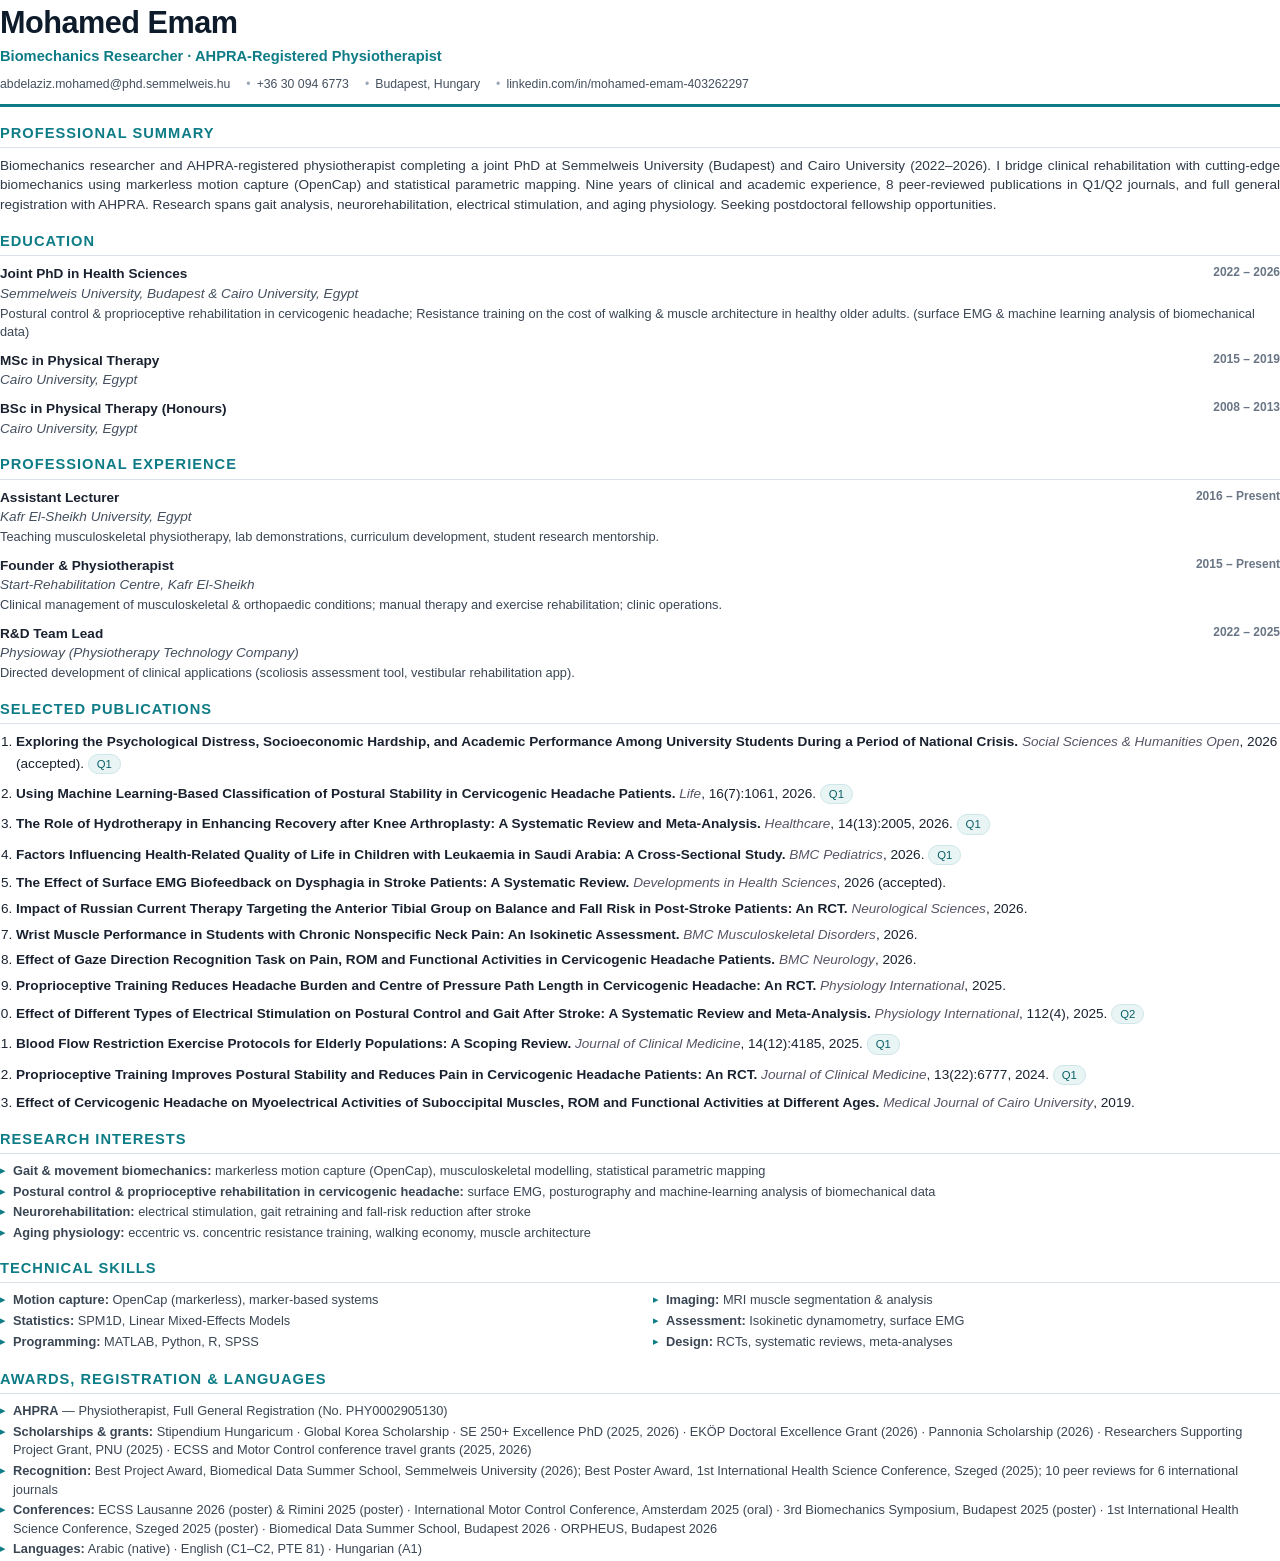
<file: cv.html>
<!DOCTYPE html>
<html lang="en">
<head>
<meta charset="UTF-8" />
<title>Mohamed Emam — Curriculum Vitae</title>
<style>
  @page { size: A4; margin: 14mm 15mm; }
  * { box-sizing: border-box; margin: 0; padding: 0; }
  body { font-family: 'Segoe UI', 'Helvetica Neue', Arial, sans-serif; color: #1a2230; font-size: 10.2pt; line-height: 1.45; }
  a { color: #0e7c86; text-decoration: none; }

  header { border-bottom: 3px solid #0e7c86; padding-bottom: 10px; margin-bottom: 14px; }
  .name { font-size: 23pt; font-weight: 800; letter-spacing: -.5px; color: #0d1b2a; }
  .role { font-size: 11pt; color: #0e7c86; font-weight: 600; margin-top: 2px; }
  .contact { margin-top: 8px; font-size: 9.2pt; color: #44505f; display: flex; flex-wrap: wrap; gap: 4px 16px; }
  .contact span::before { content: "•"; color: #9aa7b8; margin-right: 6px; }
  .contact span:first-child::before { content: ""; margin: 0; }

  h2 { font-size: 11pt; text-transform: uppercase; letter-spacing: 1px; color: #0e7c86;
       border-bottom: 1px solid #d9e0e8; padding-bottom: 3px; margin: 16px 0 8px; }
  .summary { color: #2f3a48; text-align: justify; }

  .item { margin-bottom: 9px; page-break-inside: avoid; }
  .item .top { display: flex; justify-content: space-between; gap: 12px; }
  .item .title { font-weight: 700; color: #1a2230; }
  .item .org { color: #44505f; font-style: italic; }
  .item .date { color: #6a7686; font-size: 9pt; white-space: nowrap; font-weight: 600; }
  .item .desc { color: #3a4654; font-size: 9.6pt; margin-top: 1px; }

  ol.pubs { margin: 0; padding-left: 16px; }
  ol.pubs li { margin-bottom: 6px; page-break-inside: avoid; }
  ol.pubs .t { font-weight: 600; }
  ol.pubs .v { color: #556; font-style: italic; }

  .two { display: grid; grid-template-columns: 1fr 1fr; gap: 4px 26px; }
  ul.tight { list-style: none; }
  ul.tight li { padding-left: 13px; position: relative; color: #3a4654; margin-bottom: 2px; font-size: 9.6pt; }
  ul.tight li::before { content: "▸"; position: absolute; left: 0; color: #0e7c86; font-size: 8pt; top: 1px; }
  .tag { display: inline-block; background: #e9f4f5; color: #095e66; border: 1px solid #cfe6e8;
         padding: 1px 8px; border-radius: 10px; font-size: 8.5pt; margin: 2px 3px 2px 0; }
</style>
</head>
<body>
  <header>
    <div class="name">Mohamed Emam</div>
    <div class="role">Biomechanics Researcher · AHPRA-Registered Physiotherapist</div>
    <div class="contact">
      <span>abdelaziz.mohamed@phd.semmelweis.hu</span>
      <span>+36 30 094 6773</span>
      <span>Budapest, Hungary</span>
      <span>linkedin.com/in/mohamed-emam-403262297</span>
    </div>
  </header>

  <h2>Professional Summary</h2>
  <p class="summary">
    Biomechanics researcher and AHPRA-registered physiotherapist completing a joint PhD at Semmelweis
    University (Budapest) and Cairo University (2022–2026). I bridge clinical rehabilitation
    with cutting-edge biomechanics using markerless motion capture (OpenCap) and statistical parametric
    mapping. Nine years of clinical and academic experience, 8 peer-reviewed publications in Q1/Q2 journals,
    and full general registration with AHPRA. Research spans gait analysis, neurorehabilitation, electrical
    stimulation, and aging physiology. Seeking postdoctoral fellowship opportunities.
  </p>

  <h2>Education</h2>
  <div class="item">
    <div class="top"><span class="title">Joint PhD in Health Sciences</span><span class="date">2022 – 2026</span></div>
    <div class="org">Semmelweis University, Budapest &amp; Cairo University, Egypt</div>
    <div class="desc">Postural control &amp; proprioceptive rehabilitation in cervicogenic headache; Resistance training on the cost of walking &amp; muscle architecture in healthy older adults. (surface EMG &amp; machine learning analysis of biomechanical data)</div>
  </div>
  <div class="item">
    <div class="top"><span class="title">MSc in Physical Therapy</span><span class="date">2015 – 2019</span></div>
    <div class="org">Cairo University, Egypt</div>
  </div>
  <div class="item">
    <div class="top"><span class="title">BSc in Physical Therapy (Honours)</span><span class="date">2008 – 2013</span></div>
    <div class="org">Cairo University, Egypt</div>
  </div>

  <h2>Professional Experience</h2>
  <div class="item">
    <div class="top"><span class="title">Assistant Lecturer</span><span class="date">2016 – Present</span></div>
    <div class="org">Kafr El-Sheikh University, Egypt</div>
    <div class="desc">Teaching musculoskeletal physiotherapy, lab demonstrations, curriculum development, student research mentorship.</div>
  </div>
  <div class="item">
    <div class="top"><span class="title">Founder &amp; Physiotherapist</span><span class="date">2015 – Present</span></div>
    <div class="org">Start-Rehabilitation Centre, Kafr El-Sheikh</div>
    <div class="desc">Clinical management of musculoskeletal &amp; orthopaedic conditions; manual therapy and exercise rehabilitation; clinic operations.</div>
  </div>
  <div class="item">
    <div class="top"><span class="title">R&amp;D Team Lead</span><span class="date">2022 – 2025</span></div>
    <div class="org">Physioway (Physiotherapy Technology Company)</div>
    <div class="desc">Directed development of clinical applications (scoliosis assessment tool, vestibular rehabilitation app).</div>
  </div>

  <h2>Selected Publications</h2>
  <ol class="pubs">
    <li><span class="t">Exploring the Psychological Distress, Socioeconomic Hardship, and Academic Performance Among University Students During a Period of National Crisis.</span> <span class="v">Social Sciences &amp; Humanities Open</span>, 2026 (accepted). <span class="tag">Q1</span></li>
    <li><span class="t">Using Machine Learning-Based Classification of Postural Stability in Cervicogenic Headache Patients.</span> <span class="v">Life</span>, 16(7):1061, 2026. <span class="tag">Q1</span></li>
    <li><span class="t">The Role of Hydrotherapy in Enhancing Recovery after Knee Arthroplasty: A Systematic Review and Meta-Analysis.</span> <span class="v">Healthcare</span>, 14(13):2005, 2026. <span class="tag">Q1</span></li>
    <li><span class="t">Factors Influencing Health-Related Quality of Life in Children with Leukaemia in Saudi Arabia: A Cross-Sectional Study.</span> <span class="v">BMC Pediatrics</span>, 2026. <span class="tag">Q1</span></li>
    <li><span class="t">The Effect of Surface EMG Biofeedback on Dysphagia in Stroke Patients: A Systematic Review.</span> <span class="v">Developments in Health Sciences</span>, 2026 (accepted).</li>
    <li><span class="t">Impact of Russian Current Therapy Targeting the Anterior Tibial Group on Balance and Fall Risk in Post-Stroke Patients: An RCT.</span> <span class="v">Neurological Sciences</span>, 2026.</li>
    <li><span class="t">Wrist Muscle Performance in Students with Chronic Nonspecific Neck Pain: An Isokinetic Assessment.</span> <span class="v">BMC Musculoskeletal Disorders</span>, 2026.</li>
    <li><span class="t">Effect of Gaze Direction Recognition Task on Pain, ROM and Functional Activities in Cervicogenic Headache Patients.</span> <span class="v">BMC Neurology</span>, 2026.</li>
    <li><span class="t">Proprioceptive Training Reduces Headache Burden and Centre of Pressure Path Length in Cervicogenic Headache: An RCT.</span> <span class="v">Physiology International</span>, 2025.</li>
    <li><span class="t">Effect of Different Types of Electrical Stimulation on Postural Control and Gait After Stroke: A Systematic Review and Meta-Analysis.</span> <span class="v">Physiology International</span>, 112(4), 2025. <span class="tag">Q2</span></li>
    <li><span class="t">Blood Flow Restriction Exercise Protocols for Elderly Populations: A Scoping Review.</span> <span class="v">Journal of Clinical Medicine</span>, 14(12):4185, 2025. <span class="tag">Q1</span></li>
    <li><span class="t">Proprioceptive Training Improves Postural Stability and Reduces Pain in Cervicogenic Headache Patients: An RCT.</span> <span class="v">Journal of Clinical Medicine</span>, 13(22):6777, 2024. <span class="tag">Q1</span></li>
    <li><span class="t">Effect of Cervicogenic Headache on Myoelectrical Activities of Suboccipital Muscles, ROM and Functional Activities at Different Ages.</span> <span class="v">Medical Journal of Cairo University</span>, 2019.</li>
  </ol>

  <h2>Research Interests</h2>
  <ul class="tight">
    <li><b>Gait &amp; movement biomechanics:</b> markerless motion capture (OpenCap), musculoskeletal modelling, statistical parametric mapping</li>
    <li><b>Postural control &amp; proprioceptive rehabilitation in cervicogenic headache:</b> surface EMG, posturography and machine-learning analysis of biomechanical data</li>
    <li><b>Neurorehabilitation:</b> electrical stimulation, gait retraining and fall-risk reduction after stroke</li>
    <li><b>Aging physiology:</b> eccentric vs. concentric resistance training, walking economy, muscle architecture</li>
  </ul>

  <h2>Technical Skills</h2>
  <div class="two">
    <ul class="tight">
      <li><b>Motion capture:</b> OpenCap (markerless), marker-based systems</li>
      <li><b>Statistics:</b> SPM1D, Linear Mixed-Effects Models</li>
      <li><b>Programming:</b> MATLAB, Python, R, SPSS</li>
    </ul>
    <ul class="tight">
      <li><b>Imaging:</b> MRI muscle segmentation &amp; analysis</li>
      <li><b>Assessment:</b> Isokinetic dynamometry, surface EMG</li>
      <li><b>Design:</b> RCTs, systematic reviews, meta-analyses</li>
    </ul>
  </div>

  <h2>Awards, Registration &amp; Languages</h2>
  <ul class="tight">
    <li><b>AHPRA</b> — Physiotherapist, Full General Registration (No. PHY0002905130)</li>
    <li><b>Scholarships &amp; grants:</b> Stipendium Hungaricum · Global Korea Scholarship · SE 250+ Excellence PhD (2025, 2026) · EKÖP Doctoral Excellence Grant (2026) · Pannonia Scholarship (2026) · Researchers Supporting Project Grant, PNU (2025) · ECSS and Motor Control conference travel grants (2025, 2026)</li>
    <li><b>Recognition:</b> Best Project Award, Biomedical Data Summer School, Semmelweis University (2026); Best Poster Award, 1st International Health Science Conference, Szeged (2025); 10 peer reviews for 6 international journals</li>
    <li><b>Conferences:</b> ECSS Lausanne 2026 (poster) &amp; Rimini 2025 (poster) · International Motor Control Conference, Amsterdam 2025 (oral) · 3rd Biomechanics Symposium, Budapest 2025 (poster) · 1st International Health Science Conference, Szeged 2025 (poster) · Biomedical Data Summer School, Budapest 2026 · ORPHEUS, Budapest 2026</li>
    <li><b>Languages:</b> Arabic (native) · English (C1–C2, PTE 81) · Hungarian (A1)</li>
  </ul>
</body>
</html>
</file>
<file: assets/css/style.css>
/* ===== Theme tokens ===== */
:root {
  --bg: #ffffff;
  --bg-alt: #f5f7fa;
  --surface: #ffffff;
  --border: #e6eaf0;
  --text: #1a2230;
  --muted: #5a6677;
  --brand: #0e7c86;       /* teal */
  --brand-strong: #095e66;
  --accent: #1463a8;      /* scientific blue */
  --shadow: 0 10px 30px rgba(20, 35, 60, .08);
  --shadow-sm: 0 4px 14px rgba(20, 35, 60, .06);
  --radius: 16px;
  --maxw: 1080px;
}
html[data-theme="dark"] {
  --bg: #1c2533;
  --bg-alt: #243042;
  --surface: #2b3749;
  --border: #3c4a5e;
  --text: #eef2f8;
  --muted: #aebac9;
  --brand: #34d6c2;
  --brand-strong: #6ceede;
  --accent: #6fb0f2;
  --shadow: 0 10px 30px rgba(0, 0, 0, .32);
  --shadow-sm: 0 4px 14px rgba(0, 0, 0, .24);
}

* { box-sizing: border-box; margin: 0; padding: 0; }
html { scroll-behavior: smooth; scroll-padding-top: 80px; }
body {
  font-family: 'Inter', system-ui, -apple-system, sans-serif;
  background: var(--bg);
  color: var(--text);
  line-height: 1.65;
  -webkit-font-smoothing: antialiased;
  transition: background .3s ease, color .3s ease;
}
a { color: inherit; text-decoration: none; }
img { display: block; max-width: 100%; }
h1, h2, h3 { font-family: 'Poppins', 'Inter', sans-serif; line-height: 1.2; letter-spacing: -.02em; }

/* ===== Navbar ===== */
.nav {
  position: sticky; top: 0; z-index: 50;
  backdrop-filter: saturate(180%) blur(12px);
  background: color-mix(in srgb, var(--bg) 82%, transparent);
  border-bottom: 1px solid transparent;
  transition: border-color .3s ease, background .3s ease;
}
.nav.is-scrolled { border-bottom-color: var(--border); }
.nav__inner {
  max-width: var(--maxw); margin: 0 auto; padding: 14px 24px;
  display: flex; align-items: center; gap: 24px;
}
.nav__brand { font-family: 'Poppins'; font-weight: 700; font-size: 1.05rem; }
.nav__links { display: flex; gap: 26px; margin-left: auto; }
.nav__links a {
  font-size: .92rem; font-weight: 500; color: var(--muted);
  position: relative; transition: color .2s ease;
}
.nav__links a:hover { color: var(--text); }
.nav__links a::after {
  content: ''; position: absolute; left: 0; bottom: -6px; height: 2px; width: 0;
  background: var(--brand); transition: width .25s ease;
}
.nav__links a:hover::after { width: 100%; }
.nav__actions { display: flex; align-items: center; gap: 8px; }
.icon-btn {
  display: inline-grid; place-items: center; width: 40px; height: 40px;
  border: 1px solid var(--border); border-radius: 10px; background: var(--surface);
  color: var(--text); cursor: pointer; transition: all .2s ease;
}
.icon-btn:hover { border-color: var(--brand); color: var(--brand); }
.icon-moon { display: none; }
html[data-theme="dark"] .icon-sun { display: none; }
html[data-theme="dark"] .icon-moon { display: block; }
.nav__burger { display: none; }

/* ===== Buttons ===== */
.btn {
  display: inline-flex; align-items: center; gap: 8px;
  padding: 12px 22px; border-radius: 12px; font-weight: 600; font-size: .95rem;
  border: 1px solid transparent; cursor: pointer; transition: all .2s ease;
}
.btn--primary { background: var(--brand); color: #fff; box-shadow: var(--shadow-sm); }
.btn--primary:hover { background: var(--brand-strong); transform: translateY(-2px); }
.btn--ghost { border-color: var(--border); color: var(--text); }
.btn--ghost:hover { border-color: var(--brand); color: var(--brand); }

/* ===== Hero ===== */
.hero { max-width: var(--maxw); margin: 0 auto; padding: 72px 24px 40px; }
.hero__inner { display: grid; grid-template-columns: 260px 1fr; gap: 56px; align-items: center; }
.hero__photo {
  position: relative; width: 240px; height: 240px; border-radius: 24px; overflow: hidden;
  box-shadow: var(--shadow); border: 4px solid var(--surface);
}
.hero__photo img { width: 100%; height: 100%; object-fit: cover; object-position: center top; }
.hero__photo::after {
  content: ''; position: absolute; inset: 0;
  background: linear-gradient(135deg, transparent 60%, color-mix(in srgb, var(--brand) 30%, transparent));
}
.hero__eyebrow { color: var(--brand); font-weight: 600; font-size: .9rem; letter-spacing: .02em; text-transform: uppercase; }
.hero__name { font-size: clamp(2.4rem, 5vw, 3.4rem); font-weight: 800; margin: 8px 0 14px; }
.hero__tagline { font-size: 1.1rem; color: var(--muted); max-width: 56ch; }
.hero__tagline strong { color: var(--text); }
.hero__meta { display: flex; flex-wrap: wrap; gap: 18px; margin: 18px 0 24px; color: var(--muted); font-size: .95rem; }
.hero__cta { display: flex; flex-wrap: wrap; gap: 12px; }
.hero__socials { display: flex; gap: 12px; margin-top: 22px; }
.hero__socials a {
  display: inline-grid; place-items: center; width: 42px; height: 42px; border-radius: 50%;
  background: var(--surface); border: 1px solid var(--border); color: var(--muted); transition: all .2s ease;
}
.hero__socials a:hover { color: var(--brand); border-color: var(--brand); transform: translateY(-3px); }

/* stats */
.stats {
  display: grid; grid-template-columns: repeat(4, 1fr); gap: 18px;
  margin-top: 56px;
}
.stat {
  background: var(--surface); border: 1px solid var(--border); border-radius: var(--radius);
  padding: 22px; text-align: center; box-shadow: var(--shadow-sm);
}
.stat__num { display: block; font-family: 'Poppins'; font-size: 2.2rem; font-weight: 800; color: var(--brand); }
.stat__label { font-size: .85rem; color: var(--muted); }

/* ===== Sections ===== */
.section { max-width: var(--maxw); margin: 0 auto; padding: 84px 24px; }
.section--alt { max-width: none; background: var(--bg-alt); }
.section--alt > * { max-width: var(--maxw); margin-left: auto; margin-right: auto; }
.section__head { margin-bottom: 44px; }
.section__kicker { color: var(--brand); font-weight: 700; font-size: .85rem; letter-spacing: .08em; text-transform: uppercase; }
.section__head h2 { font-size: clamp(1.7rem, 3.5vw, 2.4rem); margin-top: 10px; max-width: 22ch; }
.section__intro { color: var(--muted); margin-top: 14px; max-width: 62ch; font-size: 1.05rem; }

/* ===== About ===== */
.about { display: grid; grid-template-columns: 1.2fr 1fr; gap: 40px; align-items: start; }
.about__lead p { margin-bottom: 16px; color: var(--muted); }
.about__lead strong { color: var(--text); }
.about__cards { display: grid; gap: 18px; }
.card {
  background: var(--surface); border: 1px solid var(--border); border-radius: var(--radius);
  padding: 26px; box-shadow: var(--shadow-sm);
}
.card h3 { font-size: 1.15rem; margin-bottom: 14px; }
.card p { color: var(--muted); }
.ticks { list-style: none; display: grid; gap: 10px; }
.ticks li { position: relative; padding-left: 28px; color: var(--muted); }
.ticks li::before { content: '✓'; position: absolute; left: 0; color: var(--brand); font-weight: 700; }
.ticks a { color: var(--accent); }
.ticks a:hover { text-decoration: underline; }
.chips { display: flex; flex-wrap: wrap; gap: 8px; margin-top: 16px; }
.chip {
  background: color-mix(in srgb, var(--brand) 12%, transparent);
  color: var(--brand-strong); border: 1px solid color-mix(in srgb, var(--brand) 25%, transparent);
  padding: 6px 12px; border-radius: 999px; font-size: .82rem; font-weight: 500;
}
html[data-theme="dark"] .chip { color: var(--brand); }
.chips--lg .chip { font-size: .9rem; padding: 8px 14px; }

/* ===== Research grid ===== */
.grid { display: grid; gap: 20px; }
.grid--3 { grid-template-columns: repeat(3, 1fr); }
.feature {
  background: var(--surface); border: 1px solid var(--border); border-radius: var(--radius);
  padding: 28px; box-shadow: var(--shadow-sm); transition: transform .2s ease, box-shadow .2s ease, border-color .2s ease;
}
.feature:hover { transform: translateY(-4px); box-shadow: var(--shadow); border-color: color-mix(in srgb, var(--brand) 40%, var(--border)); }
.feature__icon { font-size: 1.8rem; margin-bottom: 14px; }
.feature h3 { font-size: 1.12rem; margin-bottom: 10px; }
.feature p { color: var(--muted); font-size: .96rem; }
.callout {
  margin-top: 36px; background: linear-gradient(135deg, color-mix(in srgb, var(--brand) 12%, transparent), transparent);
  border: 1px solid color-mix(in srgb, var(--brand) 25%, var(--border)); border-radius: var(--radius); padding: 28px;
}
.callout--soft { background: var(--surface); }
.callout h3 { font-size: 1.2rem; margin-bottom: 10px; }
.callout p { color: var(--muted); }
.projects { display: grid; gap: 14px; margin-top: 16px; }
.project { background: var(--surface); border: 1px solid var(--border); border-left: 3px solid var(--brand); border-radius: 12px; padding: 18px 20px; box-shadow: var(--shadow-sm); }
.project h4 { font-family: 'Poppins', 'Inter', sans-serif; font-size: 1.02rem; line-height: 1.35; margin-bottom: 8px; color: var(--text); }
.project p { color: var(--muted); font-size: .95rem; }

/* ===== Publications ===== */
.filters { display: flex; flex-wrap: wrap; gap: 10px; margin-bottom: 28px; }
.filter {
  padding: 8px 18px; border-radius: 999px; border: 1px solid var(--border);
  background: var(--surface); color: var(--muted); cursor: pointer; font-weight: 500; font-size: .9rem; transition: all .2s ease;
}
.filter:hover { color: var(--text); border-color: var(--brand); }
.filter.is-active { background: var(--brand); color: #fff; border-color: var(--brand); }
.pubs { display: grid; gap: 14px; }
.pub {
  display: grid; grid-template-columns: 72px 1fr auto; gap: 20px; align-items: center;
  background: var(--surface); border: 1px solid var(--border); border-radius: var(--radius);
  padding: 22px 24px; box-shadow: var(--shadow-sm); transition: transform .2s ease, border-color .2s ease;
}
.pub:hover { transform: translateX(4px); border-color: color-mix(in srgb, var(--brand) 45%, var(--border)); }
.pub__year { font-family: 'Poppins'; font-weight: 800; font-size: 1.1rem; color: var(--brand); }
.pub__body h3 { font-size: 1.02rem; font-weight: 600; line-height: 1.4; }
.pub__venue { color: var(--muted); font-size: .9rem; margin-top: 6px; }
.badge { background: var(--accent); color: #fff; padding: 1px 8px; border-radius: 6px; font-size: .72rem; font-weight: 700; }
.badge--soft { background: color-mix(in srgb, var(--brand) 16%, transparent); color: var(--brand-strong); border: 1px solid color-mix(in srgb, var(--brand) 30%, transparent); }
html[data-theme="dark"] .badge--soft { color: var(--brand); }
.tags { display: flex; flex-wrap: wrap; gap: 6px; margin-top: 10px; }
.tags span { font-size: .74rem; color: var(--muted); background: var(--bg-alt); border: 1px solid var(--border); padding: 3px 9px; border-radius: 6px; }
.pub__arrow { font-size: 1.3rem; color: var(--muted); transition: color .2s ease, transform .2s ease; }
.pub:hover .pub__arrow { color: var(--brand); transform: translate(2px, -2px); }
.pub.is-hidden { display: none; }

/* ===== Timeline ===== */
.timeline { position: relative; padding-left: 28px; }
.timeline::before { content: ''; position: absolute; left: 7px; top: 6px; bottom: 6px; width: 2px; background: var(--border); }
.tl { position: relative; padding-bottom: 30px; }
.tl:last-child { padding-bottom: 0; }
.tl__dot { position: absolute; left: -28px; top: 5px; width: 16px; height: 16px; border-radius: 50%; background: var(--brand); border: 3px solid var(--bg-alt); }
.tl__date { font-size: .82rem; font-weight: 600; color: var(--brand); text-transform: uppercase; letter-spacing: .04em; }
.tl h3 { font-size: 1.12rem; margin: 4px 0 6px; }
.tl p { color: var(--muted); font-size: .96rem; }
.awards { margin-top: 44px; }
.awards h3 { font-size: 1.2rem; margin-bottom: 16px; }

/* ===== Gallery ===== */
.gallery { display: grid; grid-template-columns: repeat(3, 1fr); gap: 14px; grid-auto-rows: 220px; }
.gallery__item { overflow: hidden; border-radius: var(--radius); box-shadow: var(--shadow-sm); }
.gallery__item:first-child { grid-row: span 2; }
.gallery__item img { width: 100%; height: 100%; object-fit: cover; transition: transform .5s ease; }
.gallery__item:hover img { transform: scale(1.06); }

/* ===== Contact ===== */
.contact { display: grid; grid-template-columns: repeat(2, 1fr); gap: 16px; }
.contact__card {
  display: grid; grid-template-columns: 48px 1fr; grid-template-rows: auto auto; column-gap: 16px;
  align-items: center; background: var(--surface); border: 1px solid var(--border);
  border-radius: var(--radius); padding: 22px 24px; box-shadow: var(--shadow-sm); transition: all .2s ease;
}
.contact__card:hover { transform: translateY(-3px); border-color: var(--brand); }
.contact__icon { grid-row: span 2; display: grid; place-items: center; width: 48px; height: 48px; border-radius: 12px; background: color-mix(in srgb, var(--brand) 14%, transparent); color: var(--brand-strong); font-weight: 700; font-size: 1.2rem; }
html[data-theme="dark"] .contact__icon { color: var(--brand); }
.contact__label { font-size: .8rem; color: var(--muted); text-transform: uppercase; letter-spacing: .05em; }
.contact__val { font-weight: 600; word-break: break-word; }
.contact__save { margin-top: 28px; text-align: center; }
.contact__save-note { color: var(--muted); font-size: .88rem; margin-top: 12px; }

/* ===== Footer ===== */
.footer { border-top: 1px solid var(--border); padding: 30px 24px; text-align: center; color: var(--muted); font-size: .9rem; }

/* ===== Reveal animation ===== */
.section, .stats { opacity: 0; transform: translateY(24px); transition: opacity .6s ease, transform .6s ease; }
.section.in-view, .stats.in-view { opacity: 1; transform: none; }

/* ===== Responsive ===== */
@media (max-width: 860px) {
  .hero__inner { grid-template-columns: 1fr; gap: 28px; text-align: center; justify-items: center; }
  .hero__meta, .hero__cta, .hero__socials { justify-content: center; }
  .stats { grid-template-columns: repeat(2, 1fr); }
  .about, .grid--3, .contact { grid-template-columns: 1fr; }
  .gallery { grid-template-columns: repeat(2, 1fr); }
  .gallery__item:first-child { grid-row: span 1; }

  .nav__burger { display: inline-grid; }
  .nav__links {
    position: fixed; inset: 64px 0 auto 0; flex-direction: column; gap: 0;
    background: var(--bg); border-bottom: 1px solid var(--border); padding: 8px 24px 18px;
    transform: translateY(-130%); transition: transform .3s ease; margin-left: 0;
  }
  .nav__links.is-open { transform: translateY(0); }
  .nav__links a { padding: 14px 0; border-bottom: 1px solid var(--border); }
  .nav__links a::after { display: none; }
}
@media (max-width: 480px) {
  .stats { grid-template-columns: 1fr 1fr; }
  .gallery { grid-template-columns: 1fr; }
  .pub { grid-template-columns: 1fr; gap: 8px; }
  .pub__arrow { display: none; }
}
</file>
